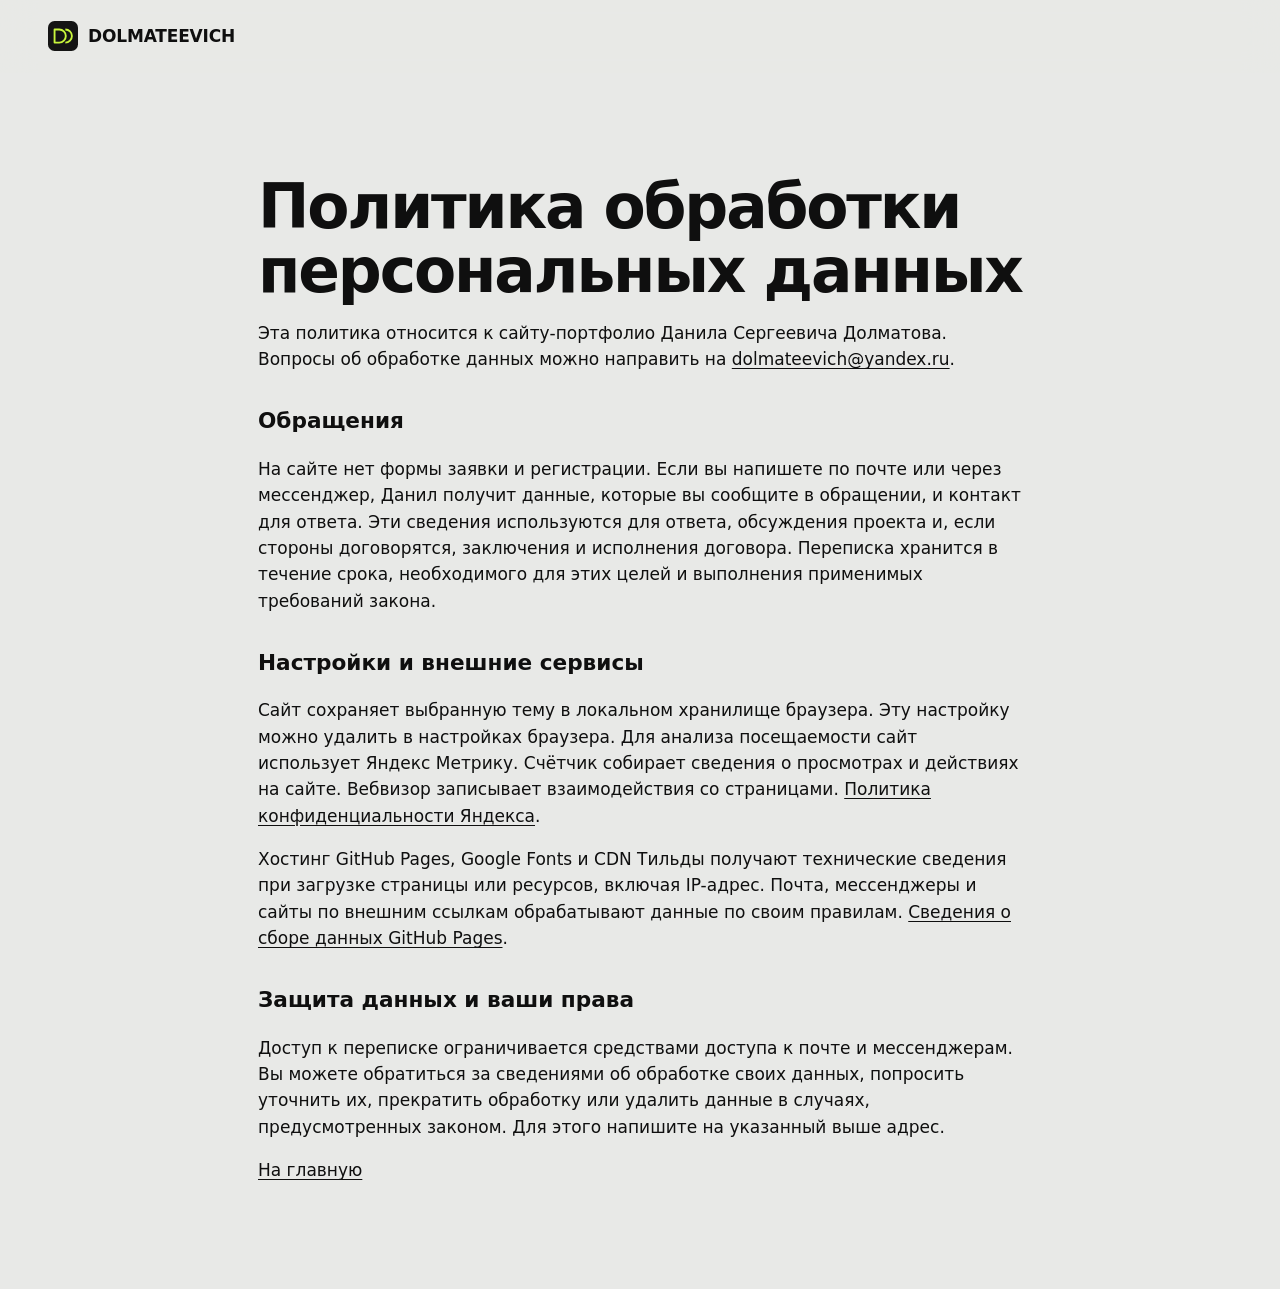
<file: privacy/index.html>
<!doctype html>
<html lang="ru">
<head>
  <meta charset="utf-8">
  <meta name="viewport" content="width=device-width, initial-scale=1">
  <title>Политика обработки персональных данных — Данил Долматов</title>
  <link rel="icon" href="/dolmateevich-mark.svg" type="image/svg+xml">
  <link rel="stylesheet" href="/styles.css?v=20261115-release">
<link rel="canonical" href="https://dolmateevich.ru/privacy/">
</head>
<body id="top">
<header class="header"><div class="wrap">
  <a class="logo" href="/"><img src="/dolmateevich-mark.svg" alt="" width="32" height="32">DOLMATEEVICH</a>
</div></header>
<main class="wrap privacy">
  <h1 class="h2">Политика обработки персональных данных</h1>
  <p>Эта политика относится к сайту-портфолио Данила Сергеевича Долматова. Вопросы об обработке данных можно направить на <a href="mailto:dolmateevich@yandex.ru">dolmateevich@yandex.ru</a>.</p>
  <h2>Обращения</h2>
  <p>На сайте нет формы заявки и регистрации. Если вы напишете по почте или через мессенджер, Данил получит данные, которые вы сообщите в обращении, и контакт для ответа. Эти сведения используются для ответа, обсуждения проекта и, если стороны договорятся, заключения и исполнения договора. Переписка хранится в течение срока, необходимого для этих целей и выполнения применимых требований закона.</p>
  <h2>Настройки и внешние сервисы</h2>
  <p>Сайт сохраняет выбранную тему в локальном хранилище браузера. Эту настройку можно удалить в настройках браузера. Для анализа посещаемости сайт использует Яндекс Метрику. Счётчик собирает сведения о просмотрах и действиях на сайте. Вебвизор записывает взаимодействия со страницами. <a href="https://yandex.ru/legal/confidential/">Политика конфиденциальности Яндекса</a>.</p>
  <p>Хостинг GitHub Pages, Google Fonts и CDN Тильды получают технические сведения при загрузке страницы или ресурсов, включая IP-адрес. Почта, мессенджеры и сайты по внешним ссылкам обрабатывают данные по своим правилам. <a href="https://docs.github.com/en/pages/getting-started-with-github-pages/what-is-github-pages#data-collection">Сведения о сборе данных GitHub Pages</a>.</p>
  <h2>Защита данных и ваши права</h2>
  <p>Доступ к переписке ограничивается средствами доступа к почте и мессенджерам. Вы можете обратиться за сведениями об обработке своих данных, попросить уточнить их, прекратить обработку или удалить данные в случаях, предусмотренных законом. Для этого напишите на указанный выше адрес.</p>
  <p><a href="/">На главную</a></p>
</main>
<!-- Yandex.Metrika counter -->
<script>
  window.ym = window.ym || function () { (window.ym.a = window.ym.a || []).push(arguments); };
  window.ym.l = Date.now();
  const metrikaTag = document.createElement("script");
  metrikaTag.async = true;
  metrikaTag.src = "https://mc.yandex.ru/metrika/tag.js?id=114281230";
  document.head.append(metrikaTag);
  ym(114281230, "init", {
    ssr: true, webvisor: true, clickmap: true, ecommerce: "dataLayer",
    referrer: document.referrer, url: location.href, accurateTrackBounce: true, trackLinks: true
  });
</script>
<noscript><img src="https://mc.yandex.ru/watch/114281230" style="position:absolute;left:-9999px" alt=""></noscript>
<!-- /Yandex.Metrika counter -->
</body>
</html>
</file>
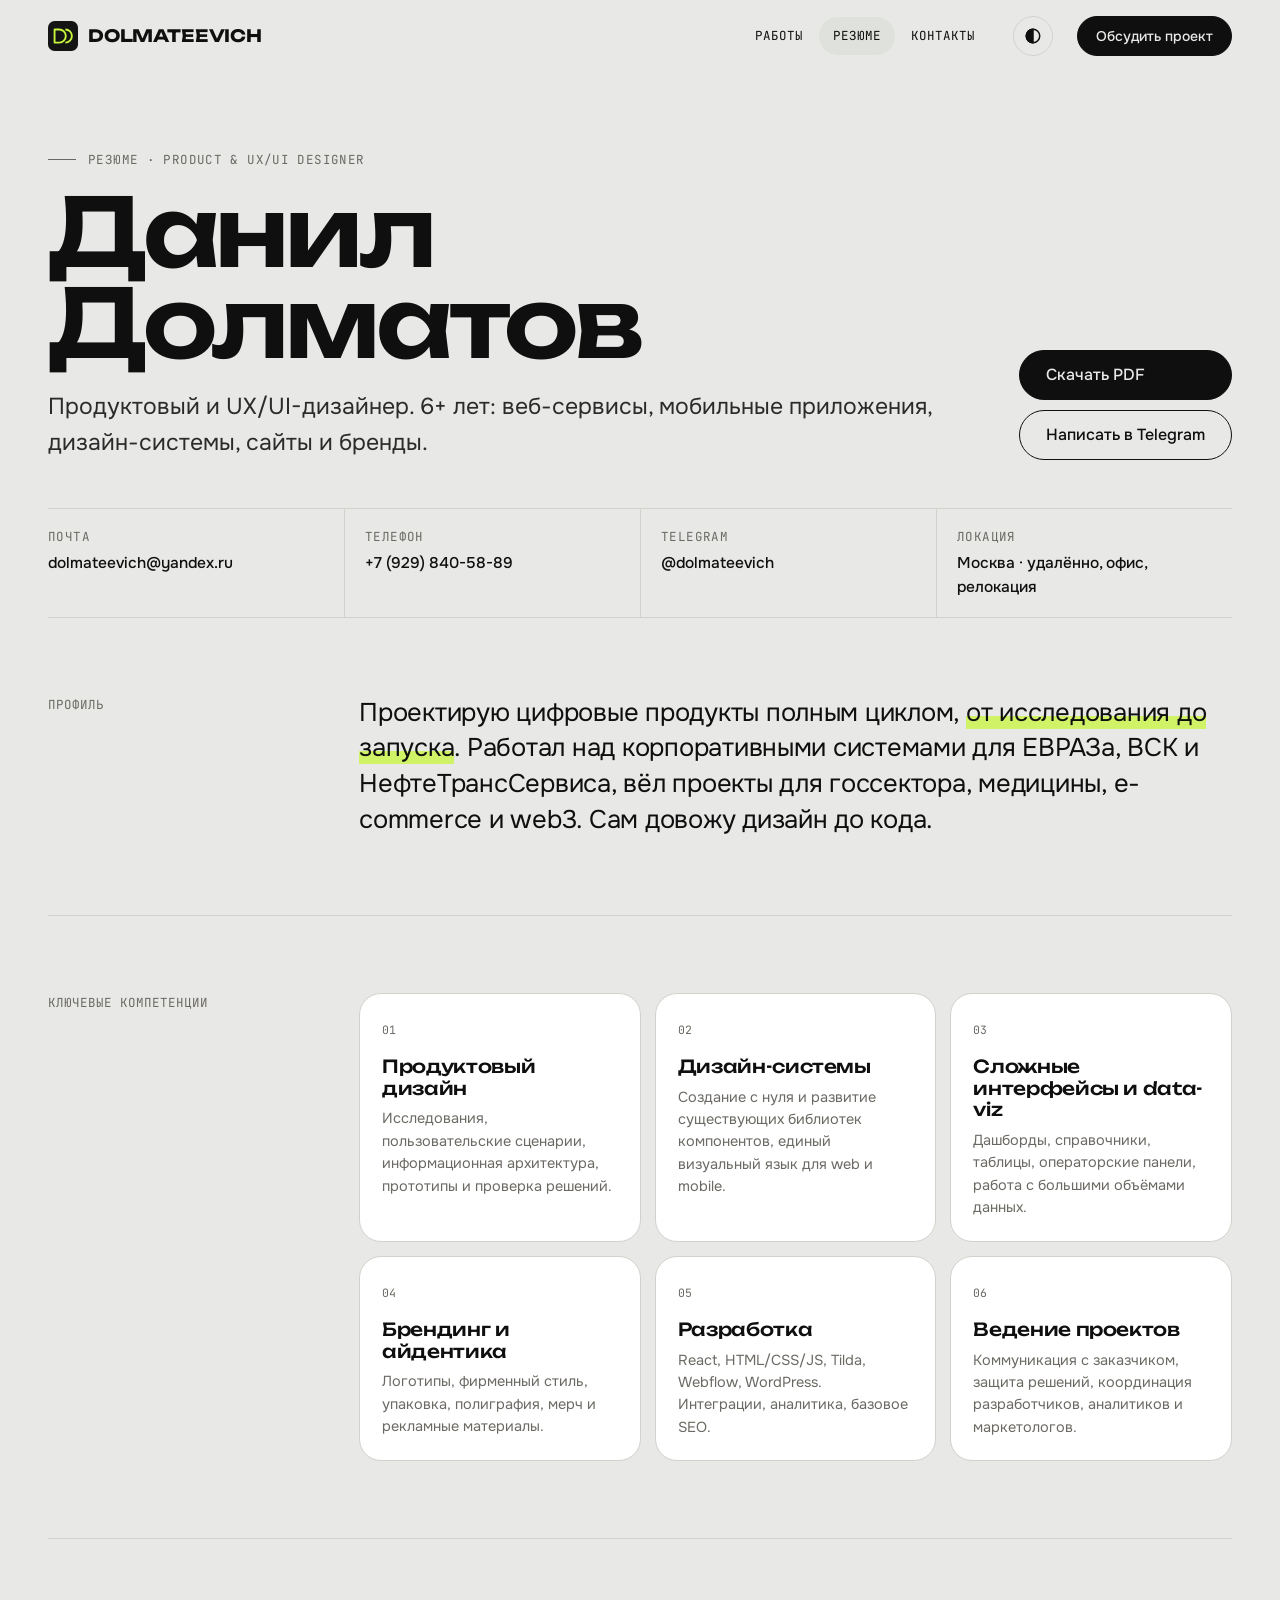
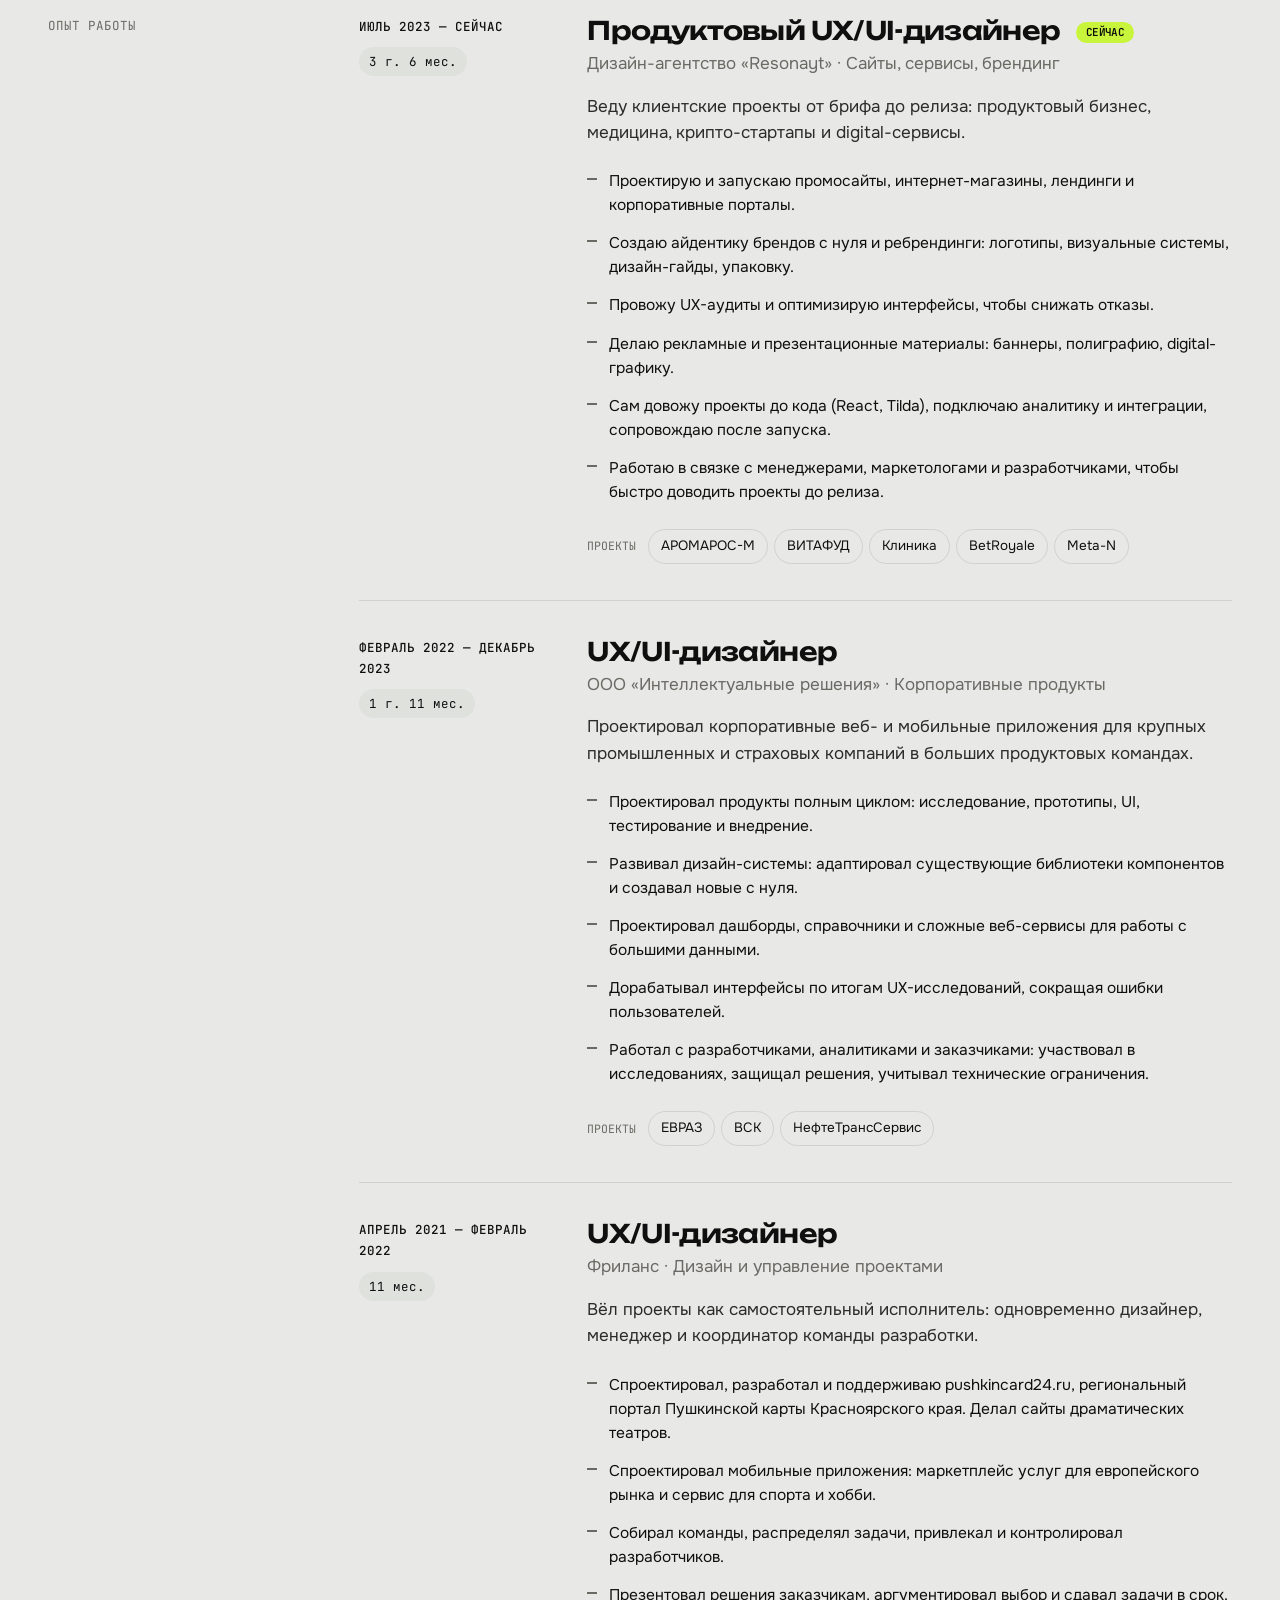
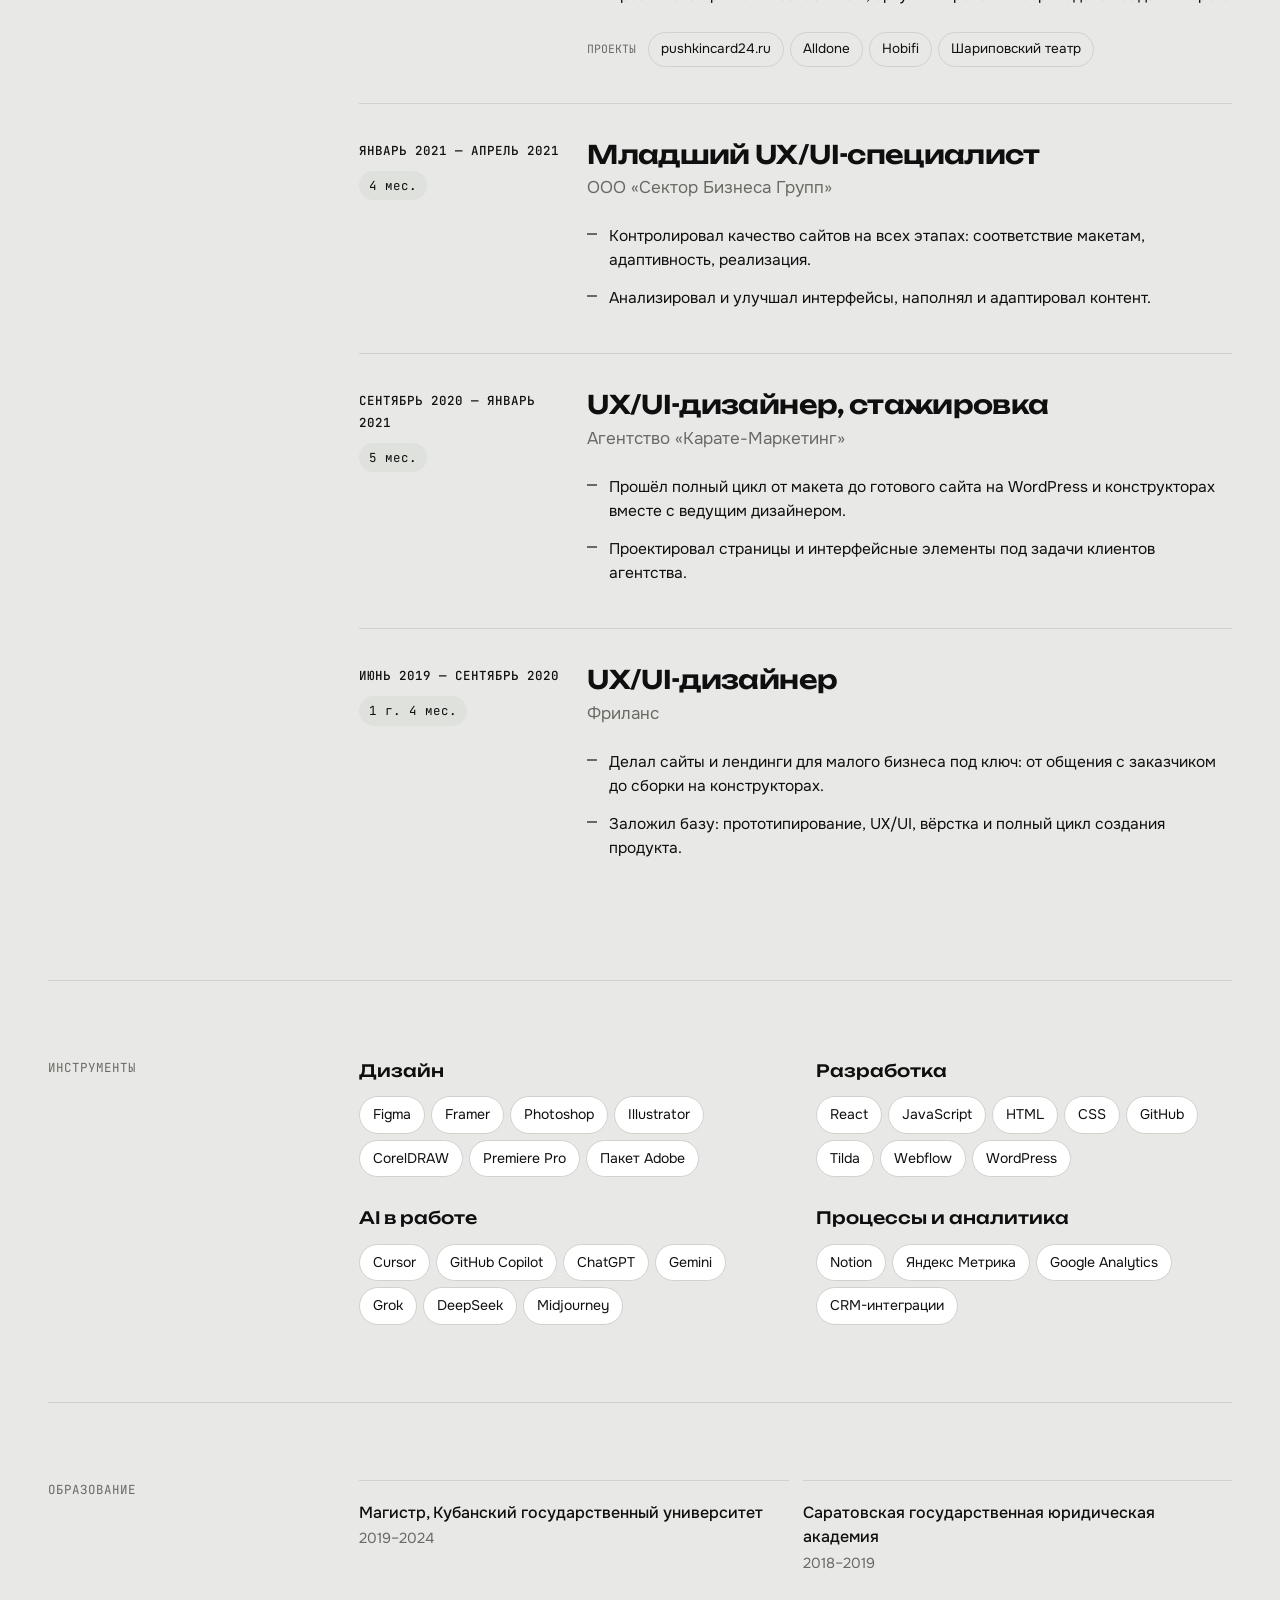
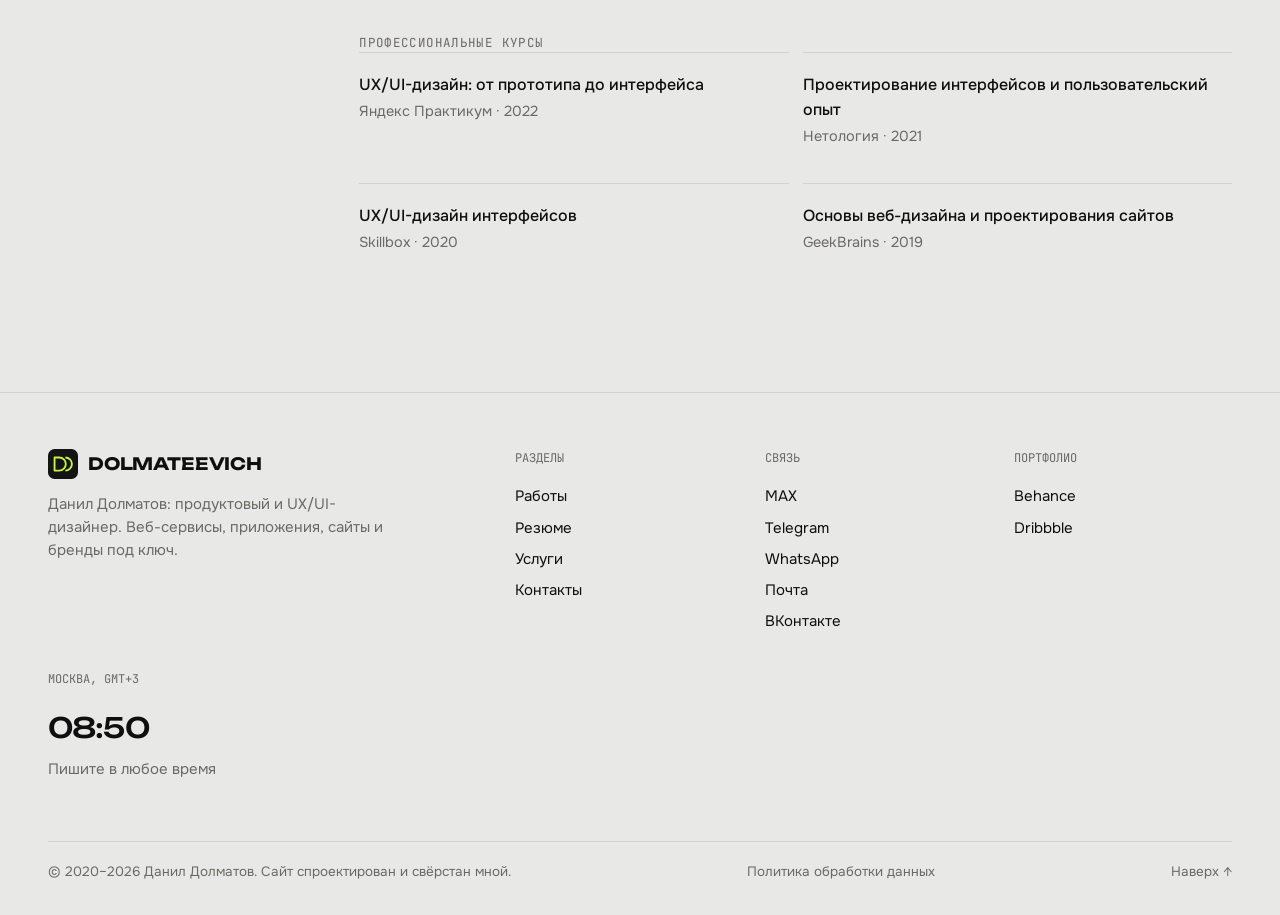
<file: resume/index.html>
<!doctype html>
<html lang="ru">
<head>
  <meta charset="utf-8">
  <meta name="viewport" content="width=device-width, initial-scale=1">
  <title>Резюме — Данил Долматов</title>
  <meta name="description" content="Резюме продуктового и UX/UI-дизайнера Данила Долматова: 6+ лет опыта, ЕВРАЗ, ВСК, НефтеТрансСервис.">
  <meta property="og:title" content="Данил Долматов — продуктовый и UX/UI-дизайнер">
  <meta property="og:description" content="Веб-сервисы, мобильные приложения, сайты и бренды под ключ: от исследования до запуска.">
  <meta property="og:image" content="https://static.tildacdn.pub/tild3631-6530-4562-a431-313530376537/Frame_2087326157.png">
  <link rel="icon" href="/dolmateevich-mark.svg" type="image/svg+xml">
  <link rel="preconnect" href="https://fonts.googleapis.com">
  <link rel="preconnect" href="https://fonts.gstatic.com" crossorigin>
  <link href="https://fonts.googleapis.com/css2?family=Unbounded:wght@400;500;600;700&family=Onest:wght@400;500;600&family=JetBrains+Mono:wght@400;500&display=swap" rel="stylesheet">
  <link rel="stylesheet" href="/styles.css?v=contact2">
<link rel="canonical" href="https://dolmateevich.ru/resume/">
</head>
<body id="top">

<header class="header">
  <div class="wrap">
    <a class="logo" href="/"><img src="/dolmateevich-mark.svg" alt="" width="32" height="32">DOLMATEEVICH</a>
    <nav class="nav" aria-label="Основное меню">
      <a href="/portfolio/">Работы</a>
      <a href="/resume/" aria-current="page">Резюме</a>
      <a href="/#contacts">Контакты</a>
    </nav>
    <button class="theme-btn" aria-label="Сменить тему">
      <svg viewBox="0 0 24 24" fill="none" stroke="currentColor" stroke-width="2"><circle cx="12" cy="12" r="9"/><path d="M12 3a9 9 0 0 0 0 18z" fill="currentColor"/></svg>
    </button>
    <a class="btn btn-dark" href="https://t.me/dolmateevich" target="_blank" rel="noopener" data-project-contact aria-haspopup="dialog">Обсудить проект</a>
    <button class="menu-toggle" type="button" aria-label="Открыть меню" aria-expanded="false" aria-controls="mobile-menu">
      <span></span><span></span><span></span>
    </button>
  </div>
  <nav class="mobile-nav" id="mobile-menu" aria-label="Меню">
    <a href="/">Главная</a>
    <a href="/portfolio/">Работы</a>
    <a href="/resume/" aria-current="page">Резюме</a>
    <a href="/#contacts">Контакты</a>
    <a href="https://t.me/dolmateevich" target="_blank" rel="noopener" data-project-contact aria-haspopup="dialog">Обсудить проект ↗</a>
  </nav>
</header>

<main>
<div class="wrap">
  <section class="cv-head">
    <div>
      <span class="eyebrow mono">Резюме · Product &amp; UX/UI Designer</span>
      <h1 class="cv-name reveal">Данил<br>Долматов</h1>
      <p class="cv-role">Продуктовый и UX/UI-дизайнер. 6+ лет: веб-сервисы, мобильные приложения, дизайн-системы, сайты и бренды.</p>
    </div>
    <div class="cv-actions no-print">
      <button class="btn btn-dark" onclick="window.print()">Скачать PDF</button>
      <a class="btn btn-ghost" href="https://t.me/dolmateevich" target="_blank" rel="noopener">Написать в Telegram</a>
    </div>
  </section>

  <div class="cv-contacts">
    <a href="mailto:dolmateevich@yandex.ru"><span class="mono muted">Почта</span><b>dolmateevich@yandex.ru</b></a>
    <a href="tel:+79298405889"><span class="mono muted">Телефон</span><b>+7 (929) 840-58-89</b></a>
    <a href="https://t.me/dolmateevich" target="_blank" rel="noopener"><span class="mono muted">Telegram</span><b>@dolmateevich</b></a>
    <div><span class="mono muted">Локация</span><b>Москва · удалённо, офис, релокация</b></div>
  </div>

  <section class="cv-block">
    <h2>Профиль</h2>
    <div>
      <p class="cv-summary reveal">
        Проектирую цифровые продукты полным циклом, <em>от исследования до запуска</em>. Работал над корпоративными системами для ЕВРАЗа, ВСК и НефтеТрансСервиса, вёл проекты для госсектора, медицины, e-commerce и web3. Сам довожу дизайн до кода.
      </p>
    </div>
  </section>

  <section class="cv-block">
    <h2>Ключевые компетенции</h2>
    <div class="comp">
      <div class="reveal"><small>01</small><b>Продуктовый дизайн</b><p>Исследования, пользовательские сценарии, информационная архитектура, прототипы и проверка решений.</p></div>
      <div class="reveal"><small>02</small><b>Дизайн-системы</b><p>Создание с нуля и развитие существующих библиотек компонентов, единый визуальный язык для web и mobile.</p></div>
      <div class="reveal"><small>03</small><b>Сложные интерфейсы и data-viz</b><p>Дашборды, справочники, таблицы, операторские панели, работа с большими объёмами данных.</p></div>
      <div class="reveal"><small>04</small><b>Брендинг и айдентика</b><p>Логотипы, фирменный стиль, упаковка, полиграфия, мерч и рекламные материалы.</p></div>
      <div class="reveal"><small>05</small><b>Разработка</b><p>React, HTML/CSS/JS, Tilda, Webflow, WordPress. Интеграции, аналитика, базовое SEO.</p></div>
      <div class="reveal"><small>06</small><b>Ведение проектов</b><p>Коммуникация с заказчиком, защита решений, координация разработчиков, аналитиков и маркетологов.</p></div>
    </div>
  </section>

  <section class="cv-block">
    <h2>Опыт работы</h2>
    <div>
      <article class="job reveal">
        <div class="when"><b>Июль 2023 — сейчас</b><span class="dur" data-since="2023-07">3 г.</span></div>
        <div>
          <h3>Продуктовый UX/UI-дизайнер <span class="now">Сейчас</span></h3>
          <p class="co">Дизайн-агентство «Resonayt» · Сайты, сервисы, брендинг</p>
          <p class="sum">Веду клиентские проекты от брифа до релиза: продуктовый бизнес, медицина, крипто-стартапы и digital-сервисы.</p>
          <ul>
            <li>Проектирую и запускаю промосайты, интернет-магазины, лендинги и корпоративные порталы.</li>
            <li>Создаю айдентику брендов с нуля и ребрендинги: логотипы, визуальные системы, дизайн-гайды, упаковку.</li>
            <li>Провожу UX-аудиты и оптимизирую интерфейсы, чтобы снижать отказы.</li>
            <li>Делаю рекламные и презентационные материалы: баннеры, полиграфию, digital-графику.</li>
            <li>Сам довожу проекты до кода (React, Tilda), подключаю аналитику и интеграции, сопровождаю после запуска.</li>
            <li>Работаю в связке с менеджерами, маркетологами и разработчиками, чтобы быстро доводить проекты до релиза.</li>
          </ul>
          <div class="projs"><span>Проекты</span><a href="/portfolio/#aromaros">АРОМАРОС-М</a><a href="/portfolio/#vitafood">ВИТАФУД</a><a href="/portfolio/#gkclinic">Клиника</a><a href="/portfolio/#betroyale">BetRoyale</a><a href="/portfolio/#meta-n">Meta-N</a></div>
        </div>
      </article>

      <article class="job reveal">
        <div class="when"><b>Февраль 2022 — Декабрь 2023</b><span class="dur">1 г. 11 мес.</span></div>
        <div>
          <h3>UX/UI-дизайнер</h3>
          <p class="co">ООО «Интеллектуальные решения» · Корпоративные продукты</p>
          <p class="sum">Проектировал корпоративные веб- и мобильные приложения для крупных промышленных и страховых компаний в больших продуктовых командах.</p>
          <ul>
            <li>Проектировал продукты полным циклом: исследование, прототипы, UI, тестирование и внедрение.</li>
            <li>Развивал дизайн-системы: адаптировал существующие библиотеки компонентов и создавал новые с нуля.</li>
            <li>Проектировал дашборды, справочники и сложные веб-сервисы для работы с большими данными.</li>
            <li>Дорабатывал интерфейсы по итогам UX-исследований, сокращая ошибки пользователей.</li>
            <li>Работал с разработчиками, аналитиками и заказчиками: участвовал в исследованиях, защищал решения, учитывал технические ограничения.</li>
          </ul>
          <div class="projs"><span>Проекты</span><a href="/portfolio/#evraz">ЕВРАЗ</a><a href="/portfolio/#vsk">ВСК</a><a href="/portfolio/#nts">НефтеТрансСервис</a></div>
        </div>
      </article>

      <article class="job reveal">
        <div class="when"><b>Апрель 2021 — Февраль 2022</b><span class="dur">11 мес.</span></div>
        <div>
          <h3>UX/UI-дизайнер</h3>
          <p class="co">Фриланс · Дизайн и управление проектами</p>
          <p class="sum">Вёл проекты как самостоятельный исполнитель: одновременно дизайнер, менеджер и координатор команды разработки.</p>
          <ul>
            <li>Спроектировал, разработал и поддерживаю pushkincard24.ru, региональный портал Пушкинской карты Красноярского края. Делал сайты драматических театров.</li>
            <li>Спроектировал мобильные приложения: маркетплейс услуг для европейского рынка и сервис для спорта и хобби.</li>
            <li>Собирал команды, распределял задачи, привлекал и контролировал разработчиков.</li>
            <li>Презентовал решения заказчикам, аргументировал выбор и сдавал задачи в срок.</li>
          </ul>
          <div class="projs"><span>Проекты</span><a href="/portfolio/#pushkincard">pushkincard24.ru</a><a href="/portfolio/#alldone">Alldone</a><a href="/portfolio/#hobifi">Hobifi</a><a href="/portfolio/#sharipovo">Шариповский театр</a></div>
        </div>
      </article>

      <article class="job reveal">
        <div class="when"><b>Январь 2021 — Апрель 2021</b><span class="dur">4 мес.</span></div>
        <div>
          <h3>Младший UX/UI-специалист</h3>
          <p class="co">ООО «Сектор Бизнеса Групп»</p>
          <ul>
            <li>Контролировал качество сайтов на всех этапах: соответствие макетам, адаптивность, реализация.</li>
            <li>Анализировал и улучшал интерфейсы, наполнял и адаптировал контент.</li>
          </ul>
        </div>
      </article>

      <article class="job reveal">
        <div class="when"><b>Сентябрь 2020 — Январь 2021</b><span class="dur">5 мес.</span></div>
        <div>
          <h3>UX/UI-дизайнер, стажировка</h3>
          <p class="co">Агентство «Карате-Маркетинг»</p>
          <ul>
            <li>Прошёл полный цикл от макета до готового сайта на WordPress и конструкторах вместе с ведущим дизайнером.</li>
            <li>Проектировал страницы и интерфейсные элементы под задачи клиентов агентства.</li>
          </ul>
        </div>
      </article>

      <article class="job reveal">
        <div class="when"><b>Июнь 2019 — Сентябрь 2020</b><span class="dur">1 г. 4 мес.</span></div>
        <div>
          <h3>UX/UI-дизайнер</h3>
          <p class="co">Фриланс</p>
          <ul>
            <li>Делал сайты и лендинги для малого бизнеса под ключ: от общения с заказчиком до сборки на конструкторах.</li>
            <li>Заложил базу: прототипирование, UX/UI, вёрстка и полный цикл создания продукта.</li>
          </ul>
        </div>
      </article>
    </div>
  </section>

  <section class="cv-block">
    <h2>Инструменты</h2>
    <div class="tools">
      <div><h3>Дизайн</h3><div class="chips"><span>Figma</span><span>Framer</span><span>Photoshop</span><span>Illustrator</span><span>CorelDRAW</span><span>Premiere Pro</span><span>Пакет Adobe</span></div></div>
      <div><h3>Разработка</h3><div class="chips"><span>React</span><span>JavaScript</span><span>HTML</span><span>CSS</span><span>GitHub</span><span>Tilda</span><span>Webflow</span><span>WordPress</span></div></div>
      <div><h3>AI в работе</h3><div class="chips"><span>Cursor</span><span>GitHub Copilot</span><span>ChatGPT</span><span>Gemini</span><span>Grok</span><span>DeepSeek</span><span>Midjourney</span></div></div>
      <div><h3>Процессы и аналитика</h3><div class="chips"><span>Notion</span><span>Яндекс Метрика</span><span>Google Analytics</span><span>CRM-интеграции</span></div></div>
    </div>
  </section>

  <section class="cv-block" style="border-bottom:0">
    <h2>Образование</h2>
    <div>
      <div class="edu">
        <div><b>Магистр, Кубанский государственный университет</b><span>2019–2024</span></div>
        <div><b>Саратовская государственная юридическая академия</b><span>2018–2019</span></div>
      </div>
      <h3 class="mono muted" style="font-weight:400;margin:36px 0 0">Профессиональные курсы</h3>
      <div class="edu">
        <div><b>UX/UI-дизайн: от прототипа до интерфейса</b><span>Яндекс Практикум · 2022</span></div>
        <div><b>Проектирование интерфейсов и пользовательский опыт</b><span>Нетология · 2021</span></div>
        <div><b>UX/UI-дизайн интерфейсов</b><span>Skillbox · 2020</span></div>
        <div><b>Основы веб-дизайна и проектирования сайтов</b><span>GeekBrains · 2019</span></div>
      </div>
    </div>
  </section>
</div>

</main>

<footer class="footer">
  <div class="wrap">
    <div class="f-top">
      <div class="f-brand">
        <a class="logo" href="/"><img src="/dolmateevich-mark.svg" alt="" width="32" height="32">DOLMATEEVICH</a>
        <p>Данил Долматов: продуктовый и UX/UI-дизайнер. Веб-сервисы, приложения, сайты и бренды под ключ.</p>
      </div>
      <div class="f-col"><h4>Разделы</h4><a href="/portfolio/">Работы</a><a href="/resume/">Резюме</a><a href="/#services">Услуги</a><a href="/#contacts">Контакты</a></div>
      <div class="f-col"><h4>Связь</h4><a href="https://max.ru/u/f9LHodD0cOJYCoPSD6vAAGzXBoUqdNHkpEbtyyvZ_ntrV54HUtsIJgJS9Fk" target="_blank" rel="noopener">MAX</a><a href="https://t.me/dolmateevich" target="_blank" rel="noopener">Telegram</a><a href="https://wa.me/79298405889" target="_blank" rel="noopener">WhatsApp</a><a href="mailto:dolmateevich@yandex.ru">Почта</a><a href="https://vk.com/dolmateevich" target="_blank" rel="noopener">ВКонтакте</a></div><div class="f-col"><h4>Портфолио</h4><a href="https://www.behance.net/3e59f9b7" target="_blank" rel="noopener">Behance</a><a href="https://dribbble.com/Dolmateevich" target="_blank" rel="noopener">Dribbble</a></div>
      <div class="f-col"><h4>Москва, GMT+3</h4><span class="f-clock" data-clock>--:--</span><span class="muted">Пишите в любое время</span></div>
    </div>
    <div class="f-bottom">
      <span>© 2020–<span data-year>2026</span> Данил Долматов. Сайт спроектирован и свёрстан мной.</span>
      <a href="/privacy/">Политика обработки данных</a>
      <a class="to-top" href="#top">Наверх ↑</a>
    </div>
  </div>
</footer>

<dialog class="contact-dialog" id="project-contact" aria-labelledby="project-contact-title">
  <form method="dialog"><button type="submit" class="contact-close" aria-label="Закрыть">×</button></form>
  <h2 id="project-contact-title">Обсудить проект</h2>
  <p>Выберите удобный способ связи.</p>
  <div class="contact-options">
    <a href="https://t.me/dolmateevich" target="_blank" rel="noopener">Telegram</a>
    <a href="https://max.ru/u/f9LHodD0cOJYCoPSD6vAAGzXBoUqdNHkpEbtyyvZ_ntrV54HUtsIJgJS9Fk" target="_blank" rel="noopener">MAX</a>
    <a href="https://wa.me/79298405889" target="_blank" rel="noopener">WhatsApp</a>
    <a href="https://vk.com/dolmateevich" target="_blank" rel="noopener">ВКонтакте</a>
    <a href="tel:+79298405889">Позвонить</a>
    <a href="mailto:dolmateevich@yandex.ru">Написать на почту</a>
  </div>
</dialog>
<script src="/projects.js?v=20261115-release"></script>
<script src="/main.js?v=contact2"></script>
<!-- Yandex.Metrika counter -->
<script>
  window.ym = window.ym || function () { (window.ym.a = window.ym.a || []).push(arguments); };
  window.ym.l = Date.now();
  const metrikaTag = document.createElement("script");
  metrikaTag.async = true;
  metrikaTag.src = "https://mc.yandex.ru/metrika/tag.js?id=114281230";
  document.head.append(metrikaTag);
  ym(114281230, "init", {
    ssr: true, webvisor: true, clickmap: true, ecommerce: "dataLayer",
    referrer: document.referrer, url: location.href, accurateTrackBounce: true, trackLinks: true
  });
</script>
<noscript><img src="https://mc.yandex.ru/watch/114281230" style="position:absolute;left:-9999px" alt=""></noscript>
<!-- /Yandex.Metrika counter -->
</body>
</html>
</file>
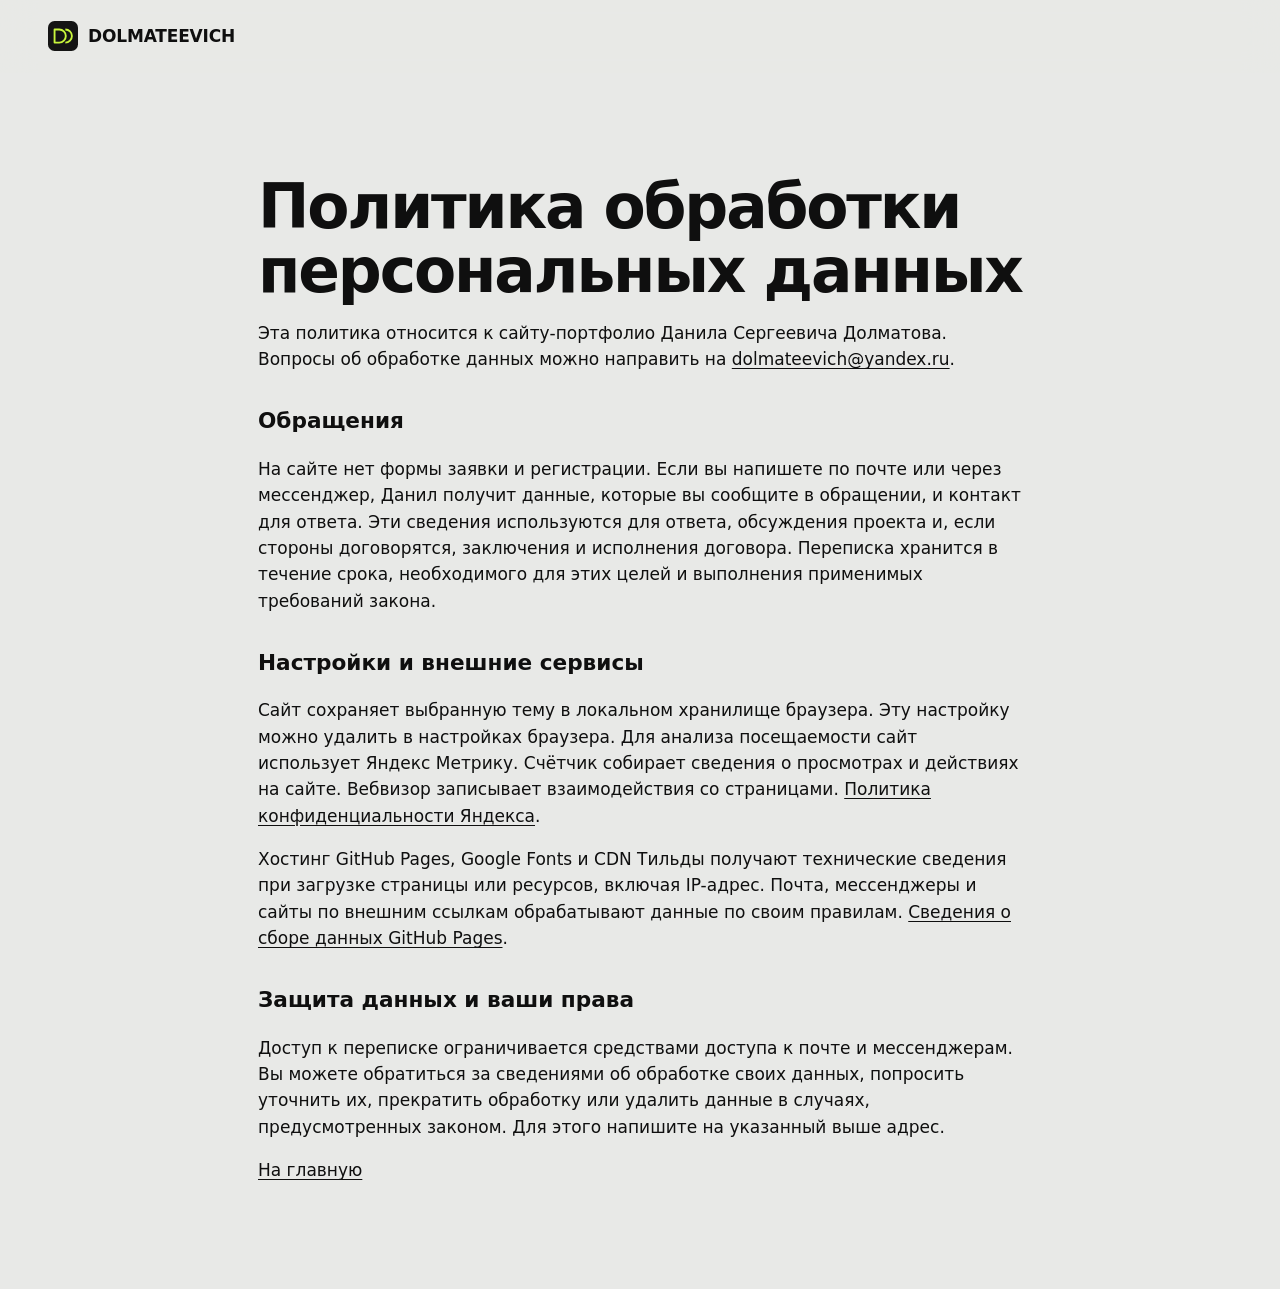
<file: privacy.html>
<!doctype html>
<html lang="ru"><head><meta charset="utf-8"><title>Переход</title>
<link rel="canonical" href="https://dolmateevich.ru/privacy/">
<script>location.replace("/privacy/" + location.search + location.hash);</script>
<noscript><meta http-equiv="refresh" content="0;url=/privacy/"></noscript>
</head><body><a href="/privacy/">Открыть страницу</a></body></html>
</file>
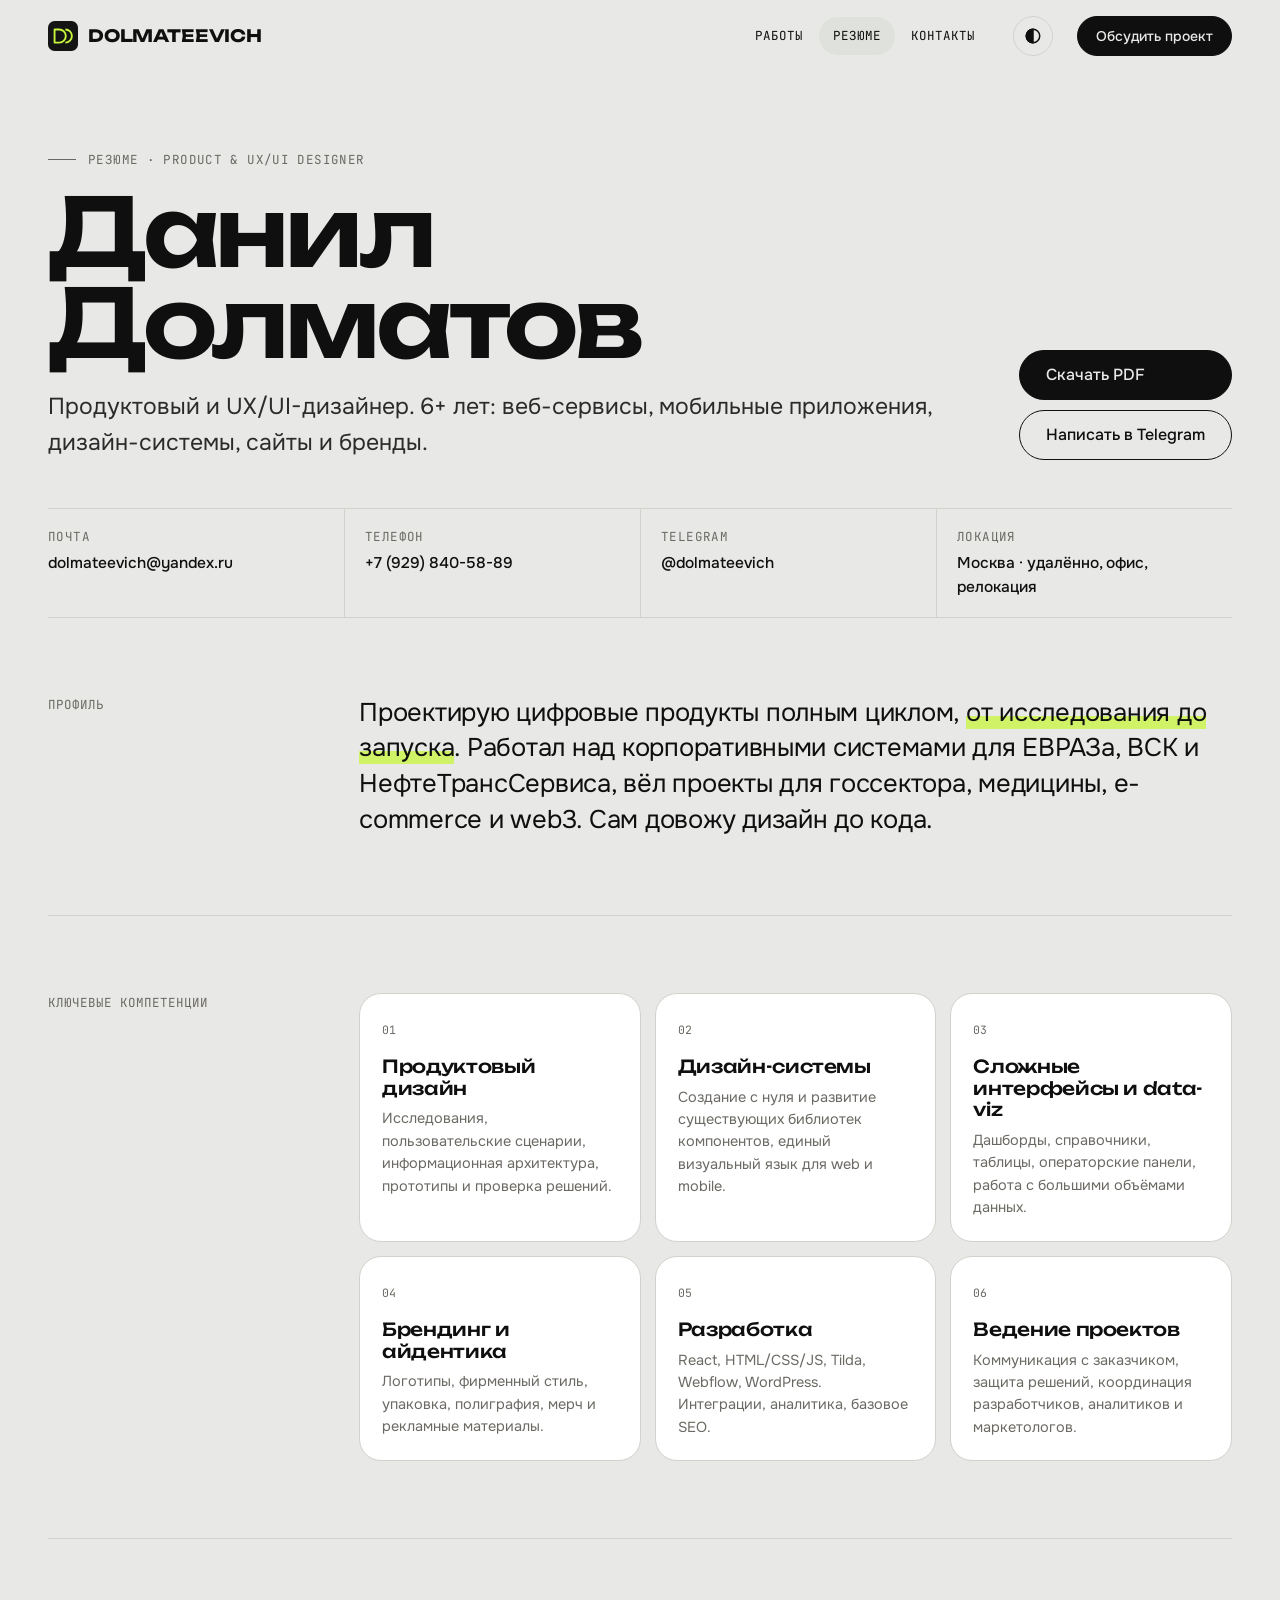
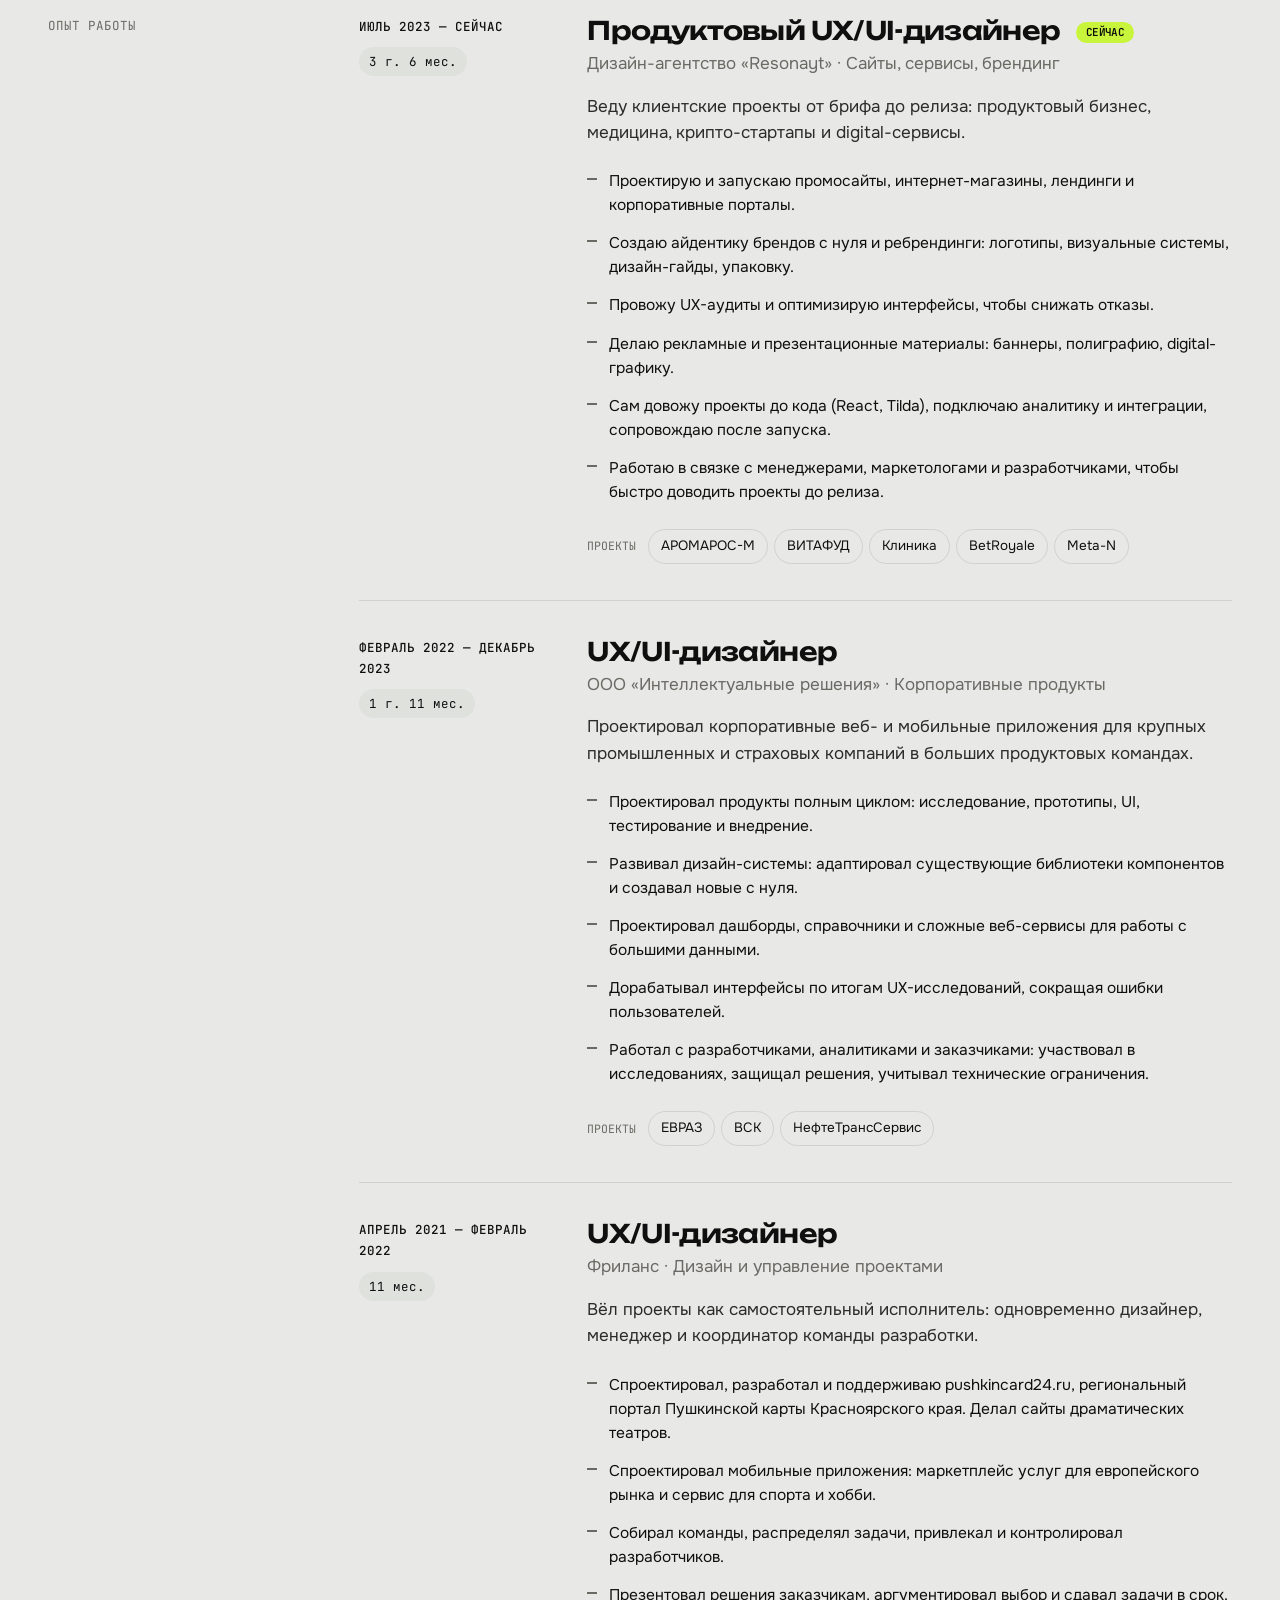
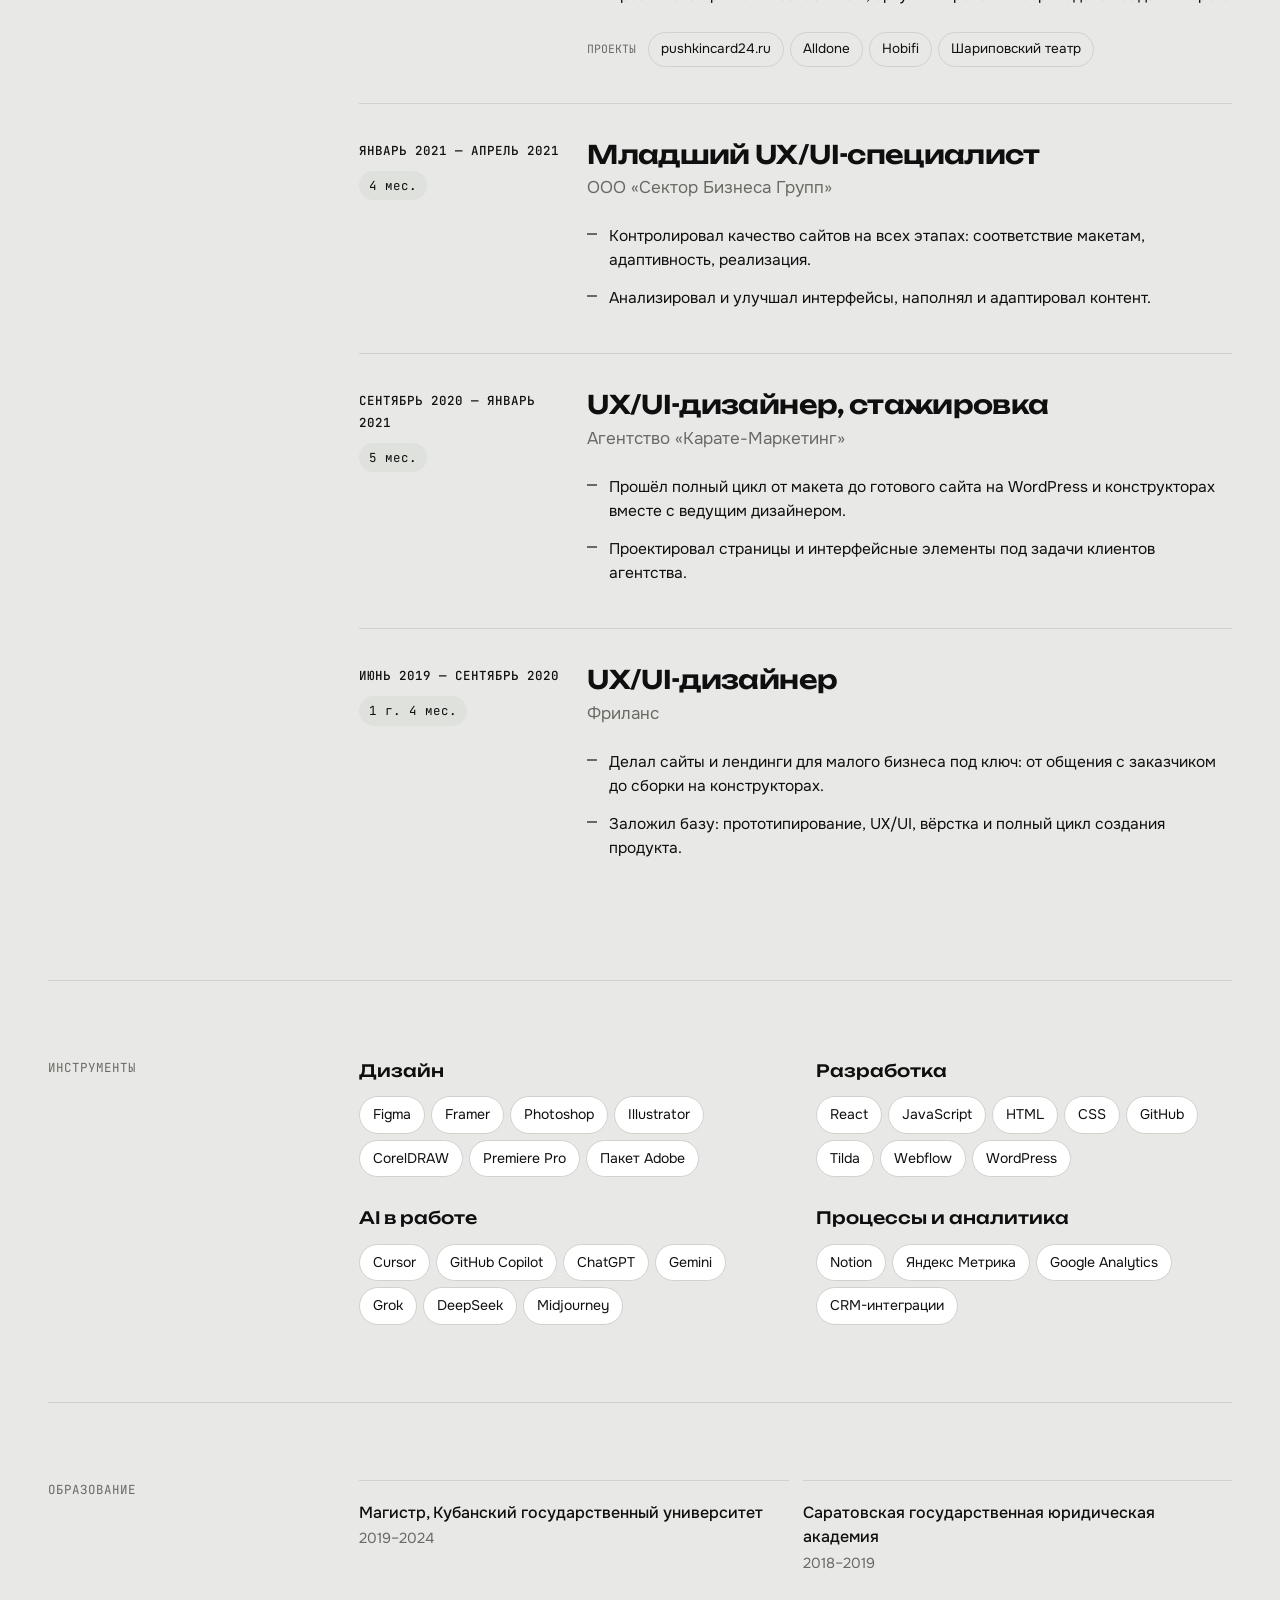
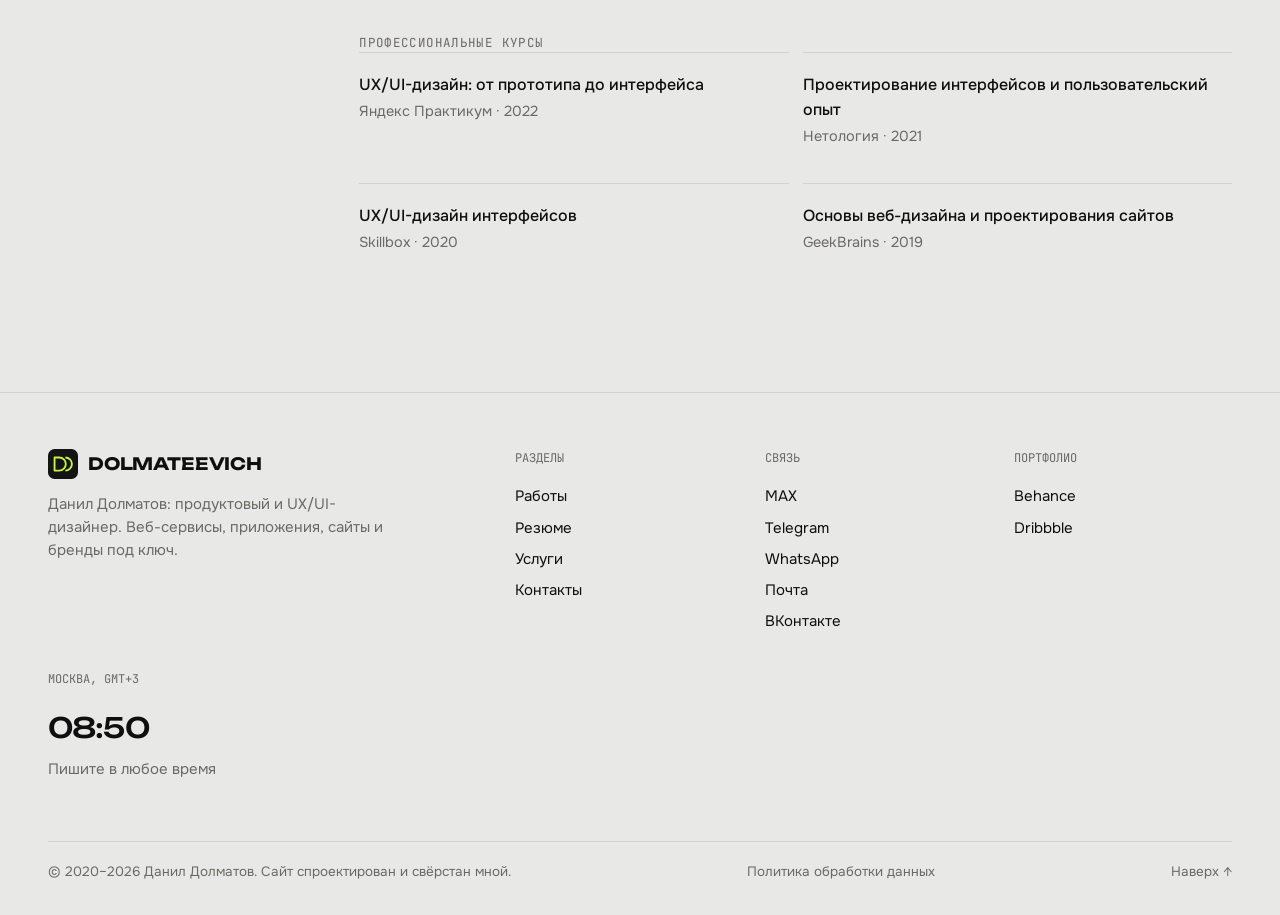
<file: resume.html>
<!doctype html>
<html lang="ru"><head><meta charset="utf-8"><title>Переход</title>
<link rel="canonical" href="https://dolmateevich.ru/resume/">
<script>location.replace("/resume/" + location.search + location.hash);</script>
<noscript><meta http-equiv="refresh" content="0;url=/resume/"></noscript>
</head><body><a href="/resume/">Открыть страницу</a></body></html>
</file>
<file: styles.css>
/* ==========================================================
   DOLMATEEVICH: портфолио
   Цвета и шрифты меняются в :root
   ========================================================== */

:root {
  --bg: #e8e9e7;
  --surface: #ffffff;
  --surface-2: #dee1dc;
  --ink: #0f0f0f;
  --ink-2: #2b2b2b;
  --muted: #6b6963;
  --line: #cfd3cc;
  --accent: #c8f53c;
  --accent-ink: #0f0f0f;
  --radius: 22px;
  --radius-lg: 32px;
  --max: 1320px;
  --gutter: clamp(16px, 4vw, 48px);
  --ease: cubic-bezier(.2, .7, .2, 1);
  --f-display: "Unbounded", system-ui, sans-serif;
  --f-text: "Onest", system-ui, sans-serif;
  --f-mono: "JetBrains Mono", ui-monospace, monospace;
  color-scheme: light;
}
@media (prefers-color-scheme: dark) {
  :root:not([data-theme="light"]) {
    --bg: #0b0b0b; --surface: #141414; --surface-2: #1e1e1e;
    --ink: #f1f0ec; --ink-2: #d6d4ce; --muted: #8f8c85; --line: #262626;
    color-scheme: dark;
  }
}
:root[data-theme="dark"] {
  --bg: #0b0b0b; --surface: #141414; --surface-2: #1e1e1e;
  --ink: #f1f0ec; --ink-2: #d6d4ce; --muted: #8f8c85; --line: #262626;
  color-scheme: dark;
}

*, *::before, *::after { box-sizing: border-box; }
html { scroll-behavior: smooth; -webkit-text-size-adjust: 100%; overflow-x: clip; }
body {
  margin: 0; background: var(--bg); color: var(--ink);
  font: 400 17px/1.55 var(--f-text);
  -webkit-font-smoothing: antialiased; overflow-x: hidden; overflow-x: clip;
  transition: background .4s, color .4s;
}
img, video { display: block; max-width: 100%; }
a { color: inherit; text-decoration: none; }
button { font: inherit; color: inherit; cursor: pointer; background: none; border: 0; padding: 0; }
::selection { background: var(--accent); color: var(--accent-ink); }
:focus-visible { outline: 2px solid var(--accent); outline-offset: 3px; border-radius: 6px; }

.wrap { max-width: var(--max); margin: 0 auto; padding: 0 var(--gutter); }
.mono { font-family: var(--f-mono); font-size: 12.5px; letter-spacing: .03em; text-transform: uppercase; }
.muted { color: var(--muted); }
.dot { display: inline-block; width: 8px; height: 8px; border-radius: 50%; background: #3ccf4e; box-shadow: 0 0 0 4px color-mix(in srgb, #3ccf4e 25%, transparent); animation: pulse 2s infinite; }
@keyframes pulse { 50% { box-shadow: 0 0 0 8px transparent; } }

/* ---------- Header ---------- */
.header {
  position: sticky; top: 0; z-index: 50;
  background: color-mix(in srgb, var(--bg) 80%, transparent);
  backdrop-filter: blur(16px) saturate(1.4); -webkit-backdrop-filter: blur(16px) saturate(1.4);
  border-bottom: 1px solid transparent; transition: border-color .3s;
}
.header.scrolled { border-bottom-color: var(--line); }
.header .wrap { display: flex; align-items: center; gap: 24px; height: 72px; }
.logo { font-family: var(--f-display); font-weight: 700; font-size: 17px; letter-spacing: -.01em; display: flex; align-items: center; gap: 10px; }
.logo i { width: 10px; height: 10px; background: var(--accent); border-radius: 3px; transform: rotate(45deg); }
.nav { display: flex; gap: 2px; margin-left: auto; }
.nav a { padding: 9px 14px; border-radius: 99px; font-family: var(--f-mono); font-size: 12.5px; text-transform: uppercase; transition: background .2s; }
.nav a:hover, .nav a[aria-current="page"] { background: var(--surface-2); }
.theme-btn { width: 40px; height: 40px; border-radius: 50%; border: 1px solid var(--line); display: grid; place-items: center; transition: transform .4s var(--ease); }
.theme-btn:hover { transform: rotate(180deg); }
.theme-btn svg { width: 18px; height: 18px; }
.mobile-nav { display: none; gap: 6px; padding: 0 var(--gutter) 12px; overflow-x: auto; scrollbar-width: none; }
.mobile-nav a { padding: 7px 13px; border-radius: 99px; background: var(--surface-2); font-family: var(--f-mono); font-size: 12px; text-transform: uppercase; white-space: nowrap; }
.mobile-nav a[aria-current="page"] { background: var(--ink); color: var(--bg); }

/* ---------- Buttons ---------- */
.btn {
  display: inline-flex; align-items: center; gap: 10px;
  padding: 16px 26px; border-radius: 99px; border: 1px solid var(--ink);
  font-weight: 500; font-size: 16px; line-height: 1; white-space: nowrap;
  transition: transform .25s var(--ease), background .2s, color .2s, border-color .2s;
}
.btn:hover { transform: translateY(-2px); }
.btn svg { width: 18px; height: 18px; transition: transform .3s var(--ease); }
.btn:hover svg { transform: translate(2px, -2px); }
.btn-accent { background: var(--accent); color: var(--accent-ink); border-color: var(--accent); }
.btn-dark { background: var(--ink); color: var(--bg); }
.btn-ghost:hover { background: var(--ink); color: var(--bg); }
.header .btn { padding: 12px 18px; font-size: 14px; }

/* ---------- Section heads ---------- */
.section { padding: clamp(72px, 10vw, 140px) 0; }
.section-head { display: grid; grid-template-columns: 1fr auto; gap: 24px; align-items: end; margin-bottom: clamp(36px, 5vw, 64px); }
.eyebrow { display: flex; align-items: center; gap: 12px; color: var(--muted); }
.eyebrow::before { content: ""; width: 28px; height: 1px; background: currentColor; }
.h2 { font-family: var(--f-display); font-weight: 600; font-size: clamp(32px, 4.8vw, 64px); line-height: 1.04; letter-spacing: -.035em; margin: 14px 0 0; max-width: 18ch; }
.h3 { font-family: var(--f-display); font-weight: 500; font-size: 22px; line-height: 1.2; letter-spacing: -.02em; margin: 0; }

/* ==========================================================
   HERO: только главное
   ========================================================== */
.hero { padding: clamp(32px, 5vw, 72px) 0 clamp(40px, 5vw, 64px); }
.hero-grid { display: grid; grid-template-columns: 1.05fr .95fr; gap: clamp(32px, 5vw, 88px); align-items: center; min-height: min(620px, calc(100svh - 150px)); }

/* Переключатель аудиторий */
.aud { display: flex; align-items: center; gap: 14px; flex-wrap: wrap; margin-top: 32px; }
.aud-switch { position: relative; display: inline-grid; grid-template-columns: 1fr 1fr; padding: 4px; border-radius: 99px; background: var(--surface-2); }
.aud-switch button { position: relative; z-index: 1; padding: 11px 18px; border-radius: 99px; font-size: 15px; font-weight: 500; color: var(--muted); white-space: nowrap; transition: color .3s; }
.aud-switch button[aria-selected="true"] { color: var(--accent-ink); }
.aud-thumb { position: absolute; top: 4px; bottom: 4px; left: 4px; width: calc(50% - 4px); border-radius: 99px; background: var(--accent); transition: transform .45s var(--ease); }
.aud-switch[data-active="client"] .aud-thumb { transform: translateX(100%); }
.aud-panel { margin-top: clamp(28px, 3.5vw, 44px); }
.aud-panel[hidden] { display: none; }
.aud-panel.enter { animation: panelIn .55s var(--ease); }
@keyframes panelIn { from { opacity: 0; transform: translateY(14px); } }
.aud-panel .lead { margin-top: 22px; }
.aud-panel .hero-cta { margin-top: 32px; }

/* Стопка кейсов справа */
.hero-stack { position: relative; width: 100%; max-width: 560px; aspect-ratio: 1 / .95; justify-self: end; transition: opacity .28s, transform .28s var(--ease); }
.hero-stack.swap { opacity: 0; transform: translateY(16px) scale(.97); }
.st-card { position: absolute; inset: 6% 8% 10%; border-radius: 26px; overflow: hidden; background: var(--surface-2); box-shadow: 0 40px 70px -40px rgba(0,0,0,.55); transition: transform .7s var(--ease); }
.st-card img { width: 100%; height: 100%; object-fit: cover; }
.st-card[data-i="0"] { z-index: 3; }
.st-card[data-i="1"] { z-index: 2; transform: translate(-9%, 5%) rotate(-7deg) scale(.88); }
.st-card[data-i="2"] { z-index: 1; transform: translate(9%, 7%) rotate(7deg) scale(.86); }
.hero-stack:hover .st-card[data-i="0"] { transform: translateY(-2%); }
.hero-stack:hover .st-card[data-i="1"] { transform: translate(-17%, 3%) rotate(-10deg) scale(.88); }
.hero-stack:hover .st-card[data-i="2"] { transform: translate(17%, 5%) rotate(10deg) scale(.86); }
.st-cap { position: absolute; left: 0; right: 0; bottom: 0; padding: 48px 22px 20px; color: #fff; background: linear-gradient(to top, rgba(0,0,0,.88) 30%, transparent); display: flex; flex-direction: column; gap: 6px; }
.st-card:not([data-i="0"]) .st-cap { display: none; }
.st-cap .mono { opacity: .75; }
.st-cap b { font-family: var(--f-display); font-weight: 500; font-size: clamp(15px, 1.3vw, 19px); letter-spacing: -.02em; line-height: 1.2; }
.hero-eyebrow { display: flex; align-items: center; gap: 12px; margin: 0; color: var(--muted); font-size: 15px; }
.hero-title {
  font-family: var(--f-display); font-weight: 600;
  font-size: clamp(30px, 3.4vw, 52px); line-height: 1.06; letter-spacing: -.035em;
  margin: 0; max-width: 18ch;
}
.hero-title .mark { position: relative; white-space: nowrap; z-index: 0; }
.hero-title .mark::after {
  content: ""; position: absolute; left: -.06em; right: -.06em; bottom: .06em; height: .36em;
  background: var(--accent); z-index: -1; border-radius: .08em;
  transform-origin: left; animation: markIn 1s .5s var(--ease) both;
}
@keyframes markIn { from { transform: scaleX(0); } }
/* В тёмной теме слово просто окрашено акцентом */
:root[data-theme="dark"] .hero-title .mark { color: var(--accent); }
:root[data-theme="dark"] .hero-title .mark::after { display: none; }
@media (prefers-color-scheme: dark) {
  :root:not([data-theme="light"]) .hero-title .mark { color: var(--accent); }
  :root:not([data-theme="light"]) .hero-title .mark::after { display: none; }
}

/* Видео: стартует по ширине контента, при скролле раскрывается до краёв экрана */
.hero-video {
  --inset: 48px; --r: 28px;
  position: relative; margin-top: clamp(40px, 5vw, 64px);
  height: clamp(300px, 64vh, 780px); background: #0f0f0f;
  clip-path: inset(0 var(--inset) round var(--r));
  animation: heroZoom 1.1s .25s var(--ease) both;
}
.hero-video video { width: 100%; height: 100%; object-fit: cover; }
@keyframes heroZoom { from { opacity: 0; transform: scale(.92); } }
.hv-toggle {
  position: absolute; right: calc(var(--inset) + 20px); bottom: 20px;
  width: 44px; height: 44px; border-radius: 50%; display: grid; place-items: center;
  background: rgba(15,15,15,.45); color: #fff; backdrop-filter: blur(8px); -webkit-backdrop-filter: blur(8px);
  transition: background .2s, color .2s;
}
.hv-toggle:hover { background: var(--accent); color: var(--accent-ink); }
.hv-toggle svg { width: 18px; height: 18px; }
.hv-toggle .i-play, .hv-toggle[aria-pressed="true"] .i-pause { display: none; }
.hv-toggle[aria-pressed="true"] .i-play { display: block; }
.lead { font-size: clamp(17px, 1.4vw, 20px); line-height: 1.45; margin: 0; color: var(--muted); max-width: 32ch; }
.hero-cta { display: flex; flex-wrap: wrap; gap: 12px; }

/* Клиенты: одна спокойная строка */
.trust { padding: clamp(40px, 5vw, 64px) 0 clamp(72px, 10vw, 140px); }
.trust-row { display: flex; align-items: baseline; gap: clamp(20px, 4vw, 56px); flex-wrap: wrap; padding-top: 28px; border-top: 1px solid var(--line); }
.trust-list { display: flex; flex-wrap: wrap; gap: 12px clamp(24px, 3.4vw, 52px); }
.trust-list a { font-family: var(--f-display); font-weight: 500; font-size: clamp(16px, 1.5vw, 21px); letter-spacing: -.02em; color: var(--muted); transition: color .25s; }
.trust-list a:hover { color: var(--ink); }

/* ==========================================================
   CASE: большие карточки кейсов
   ========================================================== */
.cases { display: flex; flex-direction: column; }
.case-facts { grid-column: 1 / -1; display: flex; flex-wrap: wrap; gap: 8px 32px; font-size: 14.5px; color: var(--muted); }
.case-facts b { color: var(--ink); font-weight: 500; margin-left: 6px; }
.case { padding: clamp(32px, 5vw, 64px) 0; border-top: 1px solid var(--line); scroll-margin-top: 170px; }
.case[hidden] { display: none; }

.case-num { font-family: var(--f-mono); font-size: 12.5px; color: var(--muted); text-transform: uppercase; letter-spacing: .03em; }

.case-main { display: grid; grid-template-columns: 7fr 5fr; gap: clamp(28px, 4vw, 72px); align-items: center; }
.case-main > *, .hero-grid > *, .case-body > * { min-width: 0; }
.case.flip .case-media { order: 2; }
.case-media { position: relative; width: 100%; align-self: start; border-radius: var(--radius); overflow: hidden; background: var(--surface-2); aspect-ratio: 4 / 3; cursor: zoom-in; }
.case-media img, .case-media video { width: 100%; height: 100%; object-fit: cover; transition: transform 1s var(--ease); }
.case-media:hover img, .case-media:hover video { transform: scale(1.03); }
.case-info { display: flex; flex-direction: column; gap: 20px; }

.case-title { font-family: var(--f-display); font-weight: 600; font-size: clamp(26px, 2.8vw, 40px); line-height: 1.08; letter-spacing: -.035em; margin: 0; }
.case-lead { margin: 0; font-size: 17px; color: var(--muted); max-width: 40ch; }

.case-toggle {
  margin-top: 8px; align-self: flex-start;
  display: inline-flex; align-items: center; gap: 14px;
  padding: 8px 8px 8px 22px; border-radius: 99px; background: var(--ink); color: var(--bg);
  font-weight: 500; font-size: 15px; transition: transform .25s var(--ease);
}
.case-toggle:hover { transform: translateY(-2px); }
.case-toggle .pm { width: 36px; height: 36px; border-radius: 50%; background: var(--accent); color: var(--accent-ink); display: grid; place-items: center; transition: transform .4s var(--ease); }
.case-toggle .pm svg { width: 16px; height: 16px; }
.case.open .case-toggle .pm { transform: rotate(45deg); }

.case-more { display: grid; grid-template-rows: 0fr; transition: grid-template-rows .6s var(--ease); }
.case.open .case-more { grid-template-rows: 1fr; }
.case-more > div { overflow: hidden; min-height: 0; }
.case-body { display: grid; grid-template-columns: 1fr 1.3fr 1fr; gap: clamp(24px, 3vw, 48px); padding-top: clamp(32px, 4vw, 48px); }
.case-body h4 { margin: 0 0 12px; font-family: var(--f-mono); font-size: 12px; font-weight: 400; text-transform: uppercase; color: var(--muted); }
.case-body p { margin: 0; font-size: 16px; }
.case-body ol { margin: 0; padding: 0; list-style: none; counter-reset: d; }
.case-body ol li { counter-increment: d; display: grid; grid-template-columns: 30px 1fr; padding: 7px 0; font-size: 15.5px; border-bottom: 1px dashed var(--line); }
.case-body ol li::before { content: counter(d, decimal-leading-zero); font-family: var(--f-mono); font-size: 12px; color: var(--muted); padding-top: 3px; }
.case-result { background: var(--accent); color: var(--accent-ink); border-radius: var(--radius); padding: 24px; align-self: start; }
.case-result h4 { color: var(--accent-ink) !important; opacity: .6; }
.case-gallery { display: flex; gap: 14px; overflow-x: auto; padding: 28px 0 6px; scroll-snap-type: x mandatory; scrollbar-width: thin; }
.case-gallery button { flex: none; height: clamp(200px, 28vw, 380px); border-radius: 16px; overflow: hidden; scroll-snap-align: start; background: var(--surface-2); cursor: zoom-in; }
.case-gallery img { height: 100%; width: auto; max-width: none; object-fit: cover; transition: transform .6s var(--ease); }
.case-gallery button:hover img { transform: scale(1.03); }

/* Компактные работы */
.mini-grid { display: grid; grid-template-columns: repeat(4, 1fr); gap: 16px; }
.mini { background: var(--surface); border: 1px solid var(--line); border-radius: var(--radius); overflow: hidden; display: flex; flex-direction: column; }
.mini[hidden] { display: none; }
.mini .m-media { aspect-ratio: 4 / 3; background: var(--surface-2); overflow: hidden; }
.mini button.m-media { display: block; width: 100%; padding: 0; border: 0; cursor: zoom-in; }
.mini-gallery-link { align-self: flex-start; margin-top: 8px; padding: 0; color: var(--text); font: inherit; font-size: 14px; text-decoration: underline; text-underline-offset: 3px; cursor: pointer; }
.mini .m-media img, .mini .m-media video { width: 100%; height: 100%; object-fit: cover; }
.mini .m-body { padding: 16px 18px 18px; display: flex; flex-direction: column; gap: 4px; }
.mini b { font-family: var(--f-display); font-weight: 500; font-size: 17px; letter-spacing: -.02em; }
.mini span { font-size: 14px; color: var(--muted); }
.mini a { margin-top: 8px; font-size: 14px; text-decoration: underline; text-underline-offset: 3px; }

/* Индекс остальных проектов (главная) */
.index { border-top: 1px solid var(--ink); }
.index a {
  display: grid; grid-template-columns: 56px 1fr 1.6fr 40px; gap: 20px; align-items: center;
  padding: 22px 0; border-bottom: 1px solid var(--line); position: relative; transition: padding .35s var(--ease), color .3s;
}
.index a::before { content: ""; position: absolute; inset: 0; background: var(--surface); transform: scaleY(0); transform-origin: bottom; transition: transform .35s var(--ease); z-index: -1; border-radius: 12px; }
.index a:hover { padding-left: 16px; padding-right: 16px; }
.index a:hover::before { transform: scaleY(1); }
.index .i-n { font-family: var(--f-mono); font-size: 12.5px; color: var(--muted); }
.index .i-c { font-family: var(--f-display); font-weight: 500; font-size: clamp(17px, 1.6vw, 22px); letter-spacing: -.02em; }
.index .i-t { color: var(--ink-2); font-size: 15.5px; }
.index .i-i { color: var(--muted); font-size: 14px; }
.index .i-a { justify-self: end; transition: transform .3s var(--ease); }
.index a:hover .i-a { transform: rotate(-45deg); }
.index .i-a svg { width: 20px; height: 20px; }
.index-preview { position: fixed; left: 0; top: 0; width: 300px; aspect-ratio: 4 / 3; border-radius: 16px; overflow: hidden; pointer-events: none; z-index: 60; opacity: 0; transform: translate(-50%, -50%) scale(.85) rotate(-3deg); transition: opacity .25s, transform .35s var(--ease); box-shadow: 0 30px 60px -20px rgba(0,0,0,.45); }
.index-preview.on { opacity: 1; transform: translate(-50%, -50%) scale(1) rotate(-3deg); }
.index-preview img { width: 100%; height: 100%; object-fit: cover; }

/* Фильтры */
.toolbar { display: flex; justify-content: space-between; align-items: center; gap: 16px; flex-wrap: wrap; margin-bottom: 28px; padding: 12px 0; }
.filters { display: flex; flex-wrap: wrap; gap: 6px; }
.filter { padding: 10px 16px; border-radius: 99px; border: 1px solid var(--line); font-size: 15px; transition: all .2s; }
.filter:hover { border-color: var(--ink); }
.filter[aria-pressed="true"] { background: var(--ink); color: var(--bg); border-color: var(--ink); }
.filter sup { font-family: var(--f-mono); font-size: 11px; margin-left: 4px; opacity: .6; }
.expand-all { font-family: var(--f-mono); font-size: 12.5px; text-transform: uppercase; text-decoration: underline; text-underline-offset: 4px; }

/* ==========================================================
   WHY: бенто «Не просто красивая картинка»
   ========================================================== */
.bento { display: grid; grid-template-columns: repeat(3, 1fr); grid-auto-rows: minmax(300px, auto); gap: 18px; }
.tile { position: relative; border-radius: var(--radius-lg); background: var(--surface); border: 1px solid var(--line); padding: clamp(24px, 2.6vw, 36px); display: flex; flex-direction: column; gap: 14px; overflow: hidden; }
.tile.wide { grid-column: span 2; }
.tile.tall { grid-row: span 2; }
.tile.dark { background: #0f0f0f; color: #f1f0ec; border-color: var(--line); }
.tile.accent { background: var(--accent); color: var(--accent-ink); border-color: var(--accent); }

.tile .h3 { font-size: clamp(22px, 2vw, 28px); max-width: 16ch; }
.tile p { margin: 0; font-size: 15.5px; opacity: .75; max-width: 42ch; }
.tile .proof { margin-top: auto; display: inline-flex; align-items: center; gap: 8px; align-self: flex-start; padding: 9px 14px; border-radius: 99px; border: 1px solid currentColor; font-size: 13.5px; transition: background .2s, color .2s; position: relative; z-index: 2; }
.tile .proof:hover { background: var(--accent); color: var(--accent-ink); border-color: var(--accent); }
.tile.accent .proof:hover { background: var(--accent-ink); color: var(--accent); }
.tile .proof b { font-weight: 500; }
.viz { position: relative; margin: 6px 0; flex: 1; min-height: 150px; }

/* viz 1: макет → код */
.v-split { display: grid; grid-template-columns: 1fr auto 1fr; gap: 16px; align-items: center; margin-top: 22px; }
.v-frame { position: relative; border: 1.5px solid #6aa7ff; border-radius: 4px; padding: 14px; height: 150px; display: flex; flex-direction: column; gap: 8px; }
.v-frame::before { content: "Frame · 1440"; position: absolute; top: -20px; left: 0; font-family: var(--f-mono); font-size: 10px; color: #6aa7ff; }
.v-frame i { display: block; height: 10px; border-radius: 3px; background: rgba(255,255,255,.18); }
.v-frame i:nth-child(1) { width: 70%; height: 16px; background: rgba(255,255,255,.4); }
.v-frame i:nth-child(2) { width: 90%; }
.v-frame i:nth-child(3) { width: 50%; }
.v-frame i:nth-child(4) { width: 34%; height: 18px; border-radius: 99px; background: var(--accent); margin-top: auto; }
.v-frame s { position: absolute; width: 7px; height: 7px; background: #fff; border: 1.5px solid #6aa7ff; text-decoration: none; }
.v-frame s:nth-of-type(1) { top: -4px; left: -4px; } .v-frame s:nth-of-type(2) { top: -4px; right: -4px; }
.v-frame s:nth-of-type(3) { bottom: -4px; left: -4px; } .v-frame s:nth-of-type(4) { bottom: -4px; right: -4px; }
.v-arrow { width: 44px; height: 44px; border-radius: 50%; background: var(--accent); color: var(--accent-ink); display: grid; place-items: center; }
.v-arrow svg { width: 20px; height: 20px; }
.v-code { font-family: var(--f-mono); font-size: 12px; line-height: 1.75; background: rgba(255,255,255,.06); border-radius: 10px; padding: 14px 16px; white-space: pre; overflow: hidden; color: rgba(255,255,255,.75); }
.v-code .k { color: #ff7ab6; } .v-code .s { color: var(--accent); } .v-code .a { color: #7fc4ff; }
.v-code .cur { display: inline-block; width: 7px; height: 14px; background: var(--accent); vertical-align: middle; animation: blink 1s steps(2) infinite; }
@keyframes blink { 50% { opacity: 0; } }

/* viz 2: дашборд */
.v-dash { display: flex; flex-direction: column; gap: 12px; flex: 1; }

.v-bars { display: flex; align-items: flex-end; gap: 8px; flex: 1; min-height: 150px; padding: 14px; background: var(--surface-2); border-radius: 12px; }
.v-bars i { flex: 1; border-radius: 6px 6px 2px 2px; background: color-mix(in srgb, var(--ink) 18%, transparent); height: var(--h); transition: height .8s var(--ease), background .3s; }
.v-bars i.hi { background: var(--accent); }
.tile:hover .v-bars i { height: calc(var(--h) * .7 + 25%); }

/* viz 3: смысл → визуал */
.v-wire { display: grid; grid-template-columns: 1fr 1fr; gap: 10px; }
.v-wire > div { border-radius: 12px; padding: 12px; display: flex; flex-direction: column; gap: 7px; min-height: 120px; }
.v-wire .w1 { border: 1.5px dashed color-mix(in srgb, var(--accent-ink) 40%, transparent); }
.v-wire .w2 { background: var(--accent-ink); }
.v-wire i { display: block; height: 8px; border-radius: 3px; }
.v-wire .w1 i { background: color-mix(in srgb, var(--accent-ink) 22%, transparent); }
.v-wire .w2 i { background: rgba(255,255,255,.25); }
.v-wire .w2 i:first-child { background: #fff; height: 12px; width: 80%; }
.v-wire .w1 i:first-child { height: 12px; width: 80%; }
.v-wire i:nth-child(2) { width: 100%; } .v-wire i:nth-child(3) { width: 60%; }
.v-wire i:last-child { margin-top: auto; width: 45%; height: 14px; border-radius: 99px; }
.v-wire .w2 i:last-child { background: var(--accent); }
.v-wire small { font-family: var(--f-mono); font-size: 10px; text-transform: uppercase; opacity: .55; margin-bottom: 2px; }
.v-wire .w2 small { color: #fff; }

/* viz 4: после запуска */
.v-launch { display: flex; flex-direction: column; gap: 10px; }
.v-chart { background: var(--surface-2); border-radius: 12px; padding: 12px; }
.v-chart svg { width: 100%; height: 90px; display: block; }
.v-chart path.l { fill: none; stroke: var(--ink); stroke-width: 2.2; stroke-dasharray: 400; stroke-dashoffset: 400; transition: stroke-dashoffset 1.6s var(--ease); }
.v-chart path.f { fill: color-mix(in srgb, var(--accent) 55%, transparent); opacity: 0; transition: opacity 1s .6s; }
.in .v-chart path.l { stroke-dashoffset: 0; }
.in .v-chart path.f { opacity: 1; }

/* ---------- Services ---------- */
.services { border-top: 1px solid var(--line); }
.service { display: grid; grid-template-columns: 80px 1fr 1.4fr; gap: 24px; padding: 34px 0; border-bottom: 1px solid var(--line); align-items: start; }
.service .h3 { font-size: clamp(22px, 2.4vw, 30px); }
.service ul { list-style: none; margin: 0; padding: 0; display: flex; flex-wrap: wrap; gap: 8px; }
.service li { padding: 8px 14px; border-radius: 99px; border: 1px solid var(--line); font-size: 15px; }

/* ---------- Process ---------- */
.process { display: grid; grid-template-columns: repeat(4, 1fr); counter-reset: step; }
.step { padding: 0 24px 0 0; position: relative; }
.step::before {
  counter-increment: step; content: "0" counter(step);
  font-family: var(--f-display); font-size: 15px; font-weight: 600;
  width: 48px; height: 48px; border-radius: 50%; background: var(--surface); border: 1px solid var(--line);
  display: grid; place-items: center; margin-bottom: 22px; position: relative; z-index: 1;
}
.step::after { content: ""; position: absolute; top: 24px; left: 48px; right: 0; height: 1px; background: var(--line); }
.step:last-child::after { display: none; }
.step p { color: var(--muted); font-size: 15.5px; margin: 10px 0 0; }

/* ---------- CTA ---------- */
.cta-box { background: var(--accent); color: var(--accent-ink); border-radius: calc(var(--radius) * 1.6); padding: clamp(36px, 6vw, 80px); position: relative; overflow: hidden; }
.cta-box .h2 { max-width: 14ch; font-size: clamp(34px, 5.6vw, 76px); }
.cta-box .eyebrow { color: inherit; opacity: .7; }
.cta-box p { font-size: 18px; max-width: 520px; margin: 20px 0 0; }
.cta-links { display: grid; grid-template-columns: repeat(auto-fit, minmax(230px, 1fr)); gap: 12px; margin-top: 40px; }
.cta-link { display: flex; flex-direction: column; gap: 22px; justify-content: space-between; padding: 20px; border-radius: 18px; background: rgba(15,15,15,.07); transition: background .2s, color .2s; }
.cta-link:hover { background: #0f0f0f; color: var(--accent); }
.cta-link b { font-size: 17px; font-weight: 500; }
.cta-link .row { display: flex; justify-content: space-between; align-items: center; font-family: var(--f-mono); font-size: 12px; text-transform: uppercase; opacity: .75; }
.cta-link svg { width: 18px; height: 18px; }

/* ---------- Footer ---------- */
.footer { border-top: 1px solid var(--line); padding: 56px 0 32px; margin-top: 40px; }
.f-top { display: grid; grid-template-columns: 2fr 1fr 1fr 1fr; gap: 32px; }
.f-brand p { color: var(--muted); max-width: 34ch; margin: 14px 0 0; font-size: 15px; }
.f-col h4 { margin: 0 0 14px; font-family: var(--f-mono); font-size: 12px; font-weight: 400; text-transform: uppercase; color: var(--muted); }
.f-col a, .f-col span { display: block; padding: 4px 0; font-size: 15px; }
.f-col a:hover { text-decoration: underline; text-underline-offset: 3px; }
.f-clock { font-family: var(--f-display); font-weight: 500; font-size: 28px !important; letter-spacing: -.03em; }
.f-bottom { display: flex; justify-content: space-between; gap: 16px; flex-wrap: wrap; margin-top: 56px; padding-top: 20px; border-top: 1px solid var(--line); color: var(--muted); font-size: 13.5px; }
.to-top { display: inline-flex; align-items: center; gap: 8px; }

/* ---------- Lightbox ---------- */
.lightbox { border: 0; padding: 0; background: transparent; max-width: 100vw; max-height: 100vh; width: 100vw; height: 100vh; }
.lightbox::backdrop { background: rgba(5,5,5,.92); backdrop-filter: blur(6px); }
.lightbox .lb-inner { width: 100%; height: 100%; display: grid; place-items: center; padding: 64px 72px; }
.lightbox img { max-width: 100%; max-height: calc(100vh - 128px); object-fit: contain; border-radius: 12px; }
.lightbox button { position: fixed; width: 48px; height: 48px; border-radius: 50%; background: rgba(255,255,255,.1); color: #fff; display: grid; place-items: center; transition: background .2s; }
.lightbox button:hover { background: var(--accent); color: #0f0f0f; }
.lightbox button svg { width: 20px; height: 20px; }
.lb-close { top: 16px; right: 16px; }
.lb-prev { left: 16px; top: 50%; transform: translateY(-50%); }
.lb-next { right: 16px; top: 50%; transform: translateY(-50%); }
.lb-count { position: fixed; bottom: 20px; left: 50%; transform: translateX(-50%); color: #fff; font-family: var(--f-mono); font-size: 12px; opacity: .7; }

/* ---------- Page head ---------- */
.page-head { padding: clamp(40px, 7vw, 96px) 0 clamp(32px, 4vw, 56px); }
.page-head .hero-title { margin-top: 20px; font-size: clamp(44px, 8vw, 120px); }
.page-head p { max-width: 640px; font-size: 19px; color: var(--muted); margin: 24px 0 0; }

/* ==========================================================
   RESUME
   ========================================================== */
.cv-head { display: grid; grid-template-columns: 1fr auto; gap: 32px; align-items: end; padding: clamp(40px, 6vw, 80px) 0 clamp(32px, 4vw, 48px); }
.cv-name { font-family: var(--f-display); font-weight: 600; font-size: clamp(44px, 7.4vw, 112px); line-height: .96; letter-spacing: -.045em; margin: 18px 0 0; }
.cv-role { font-size: clamp(18px, 1.8vw, 24px); margin: 20px 0 0; color: var(--ink-2); }
.cv-actions { display: flex; flex-direction: column; gap: 10px; align-items: stretch; }
.cv-contacts { display: grid; grid-template-columns: repeat(4, 1fr); border-top: 1px solid var(--line); border-bottom: 1px solid var(--line); }
.cv-contacts a, .cv-contacts div { padding: 18px 20px 18px 0; display: flex; flex-direction: column; gap: 4px; }
.cv-contacts > * + * { padding-left: 20px !important; border-left: 1px solid var(--line); }
.cv-contacts b { font-weight: 500; font-size: 15.5px; }
.cv-contacts a:hover b { text-decoration: underline; text-underline-offset: 3px; }

.cv-block { display: grid; grid-template-columns: 260px 1fr; gap: clamp(24px, 4vw, 64px); padding: clamp(48px, 6vw, 80px) 0; border-bottom: 1px solid var(--line); }
.cv-block > h2 { margin: 0; font-family: var(--f-mono); font-size: 12.5px; font-weight: 400; text-transform: uppercase; color: var(--muted); position: sticky; top: 96px; align-self: start; }
.cv-summary { font-size: clamp(20px, 2vw, 28px); line-height: 1.4; letter-spacing: -.01em; margin: 0; }
.cv-summary em { font-style: normal; background: linear-gradient(transparent 60%, color-mix(in srgb, var(--accent) 75%, transparent) 60%); }

.comp { display: grid; grid-template-columns: repeat(3, 1fr); gap: 14px; }
.comp div { background: var(--surface); border: 1px solid var(--line); border-radius: var(--radius); padding: 22px; }
.comp b { display: block; font-family: var(--f-display); font-weight: 500; font-size: 18px; letter-spacing: -.02em; line-height: 1.2; margin: 14px 0 8px; }
.comp p { margin: 0; color: var(--muted); font-size: 14.5px; }
.comp small { font-family: var(--f-mono); font-size: 11.5px; color: var(--muted); }

.job { display: grid; grid-template-columns: 200px 1fr; gap: 28px; padding: 36px 0; border-top: 1px solid var(--line); }
.job:first-child { border-top: 0; padding-top: 0; }
.job .when { font-family: var(--f-mono); font-size: 12.5px; text-transform: uppercase; color: var(--muted); line-height: 1.7; }
.job .when b { display: block; color: var(--ink); font-weight: 500; }
.job .when .dur { display: inline-block; margin-top: 10px; padding: 4px 10px; border-radius: 99px; background: var(--surface-2); color: var(--ink); text-transform: none; }
.job h3 { font-family: var(--f-display); font-weight: 600; font-size: clamp(20px, 2vw, 26px); letter-spacing: -.025em; line-height: 1.15; margin: 0; }
.job .co { color: var(--muted); margin: 6px 0 0; }
.job .sum { margin: 16px 0 0; font-size: 17px; color: var(--ink-2); }
.job ul { margin: 16px 0 0; padding: 0; list-style: none; }
.job li { position: relative; padding: 7px 0 7px 22px; font-size: 15.5px; }
.job li::before { content: ""; position: absolute; left: 0; top: 16px; width: 10px; height: 2px; background: var(--muted); }
.job .now { display: inline-block; margin-left: 10px; padding: 4px 10px; border-radius: 99px; background: var(--accent); color: var(--accent-ink); font-size: 11px; font-family: var(--f-mono); vertical-align: middle; text-transform: uppercase; }
.job .projs { display: flex; flex-wrap: wrap; gap: 6px; margin-top: 18px; }
.job .projs span { font-family: var(--f-mono); font-size: 11.5px; text-transform: uppercase; color: var(--muted); align-self: center; margin-right: 6px; }
.job .projs a { padding: 6px 12px; border-radius: 99px; border: 1px solid var(--line); font-size: 13.5px; transition: all .2s; }
.job .projs a:hover { background: var(--ink); color: var(--bg); border-color: var(--ink); }

.tools { display: grid; grid-template-columns: repeat(2, 1fr); gap: 28px 40px; }
.tools h3 { margin: 0 0 12px; font-family: var(--f-display); font-weight: 500; font-size: 17px; }
.chips { display: flex; flex-wrap: wrap; gap: 6px; }
.chips span { padding: 7px 13px; border-radius: 99px; background: var(--surface); border: 1px solid var(--line); font-size: 14px; }
.edu { display: grid; grid-template-columns: repeat(2, 1fr); gap: 14px; }
.edu div { padding: 20px 0; border-top: 1px solid var(--line); }
.edu b { display: block; font-weight: 500; font-size: 16px; }
.edu span { color: var(--muted); font-size: 14.5px; }

/* ---------- Reveal ---------- */
.js .reveal { opacity: 0; transform: translateY(32px); transition: opacity .9s var(--ease), transform .9s var(--ease); }
.js .reveal.in { opacity: 1; transform: none; }

@media (prefers-reduced-motion: reduce) {
  .js .reveal { opacity: 1; transform: none; transition: none; }
  .hero-title .mark::after { animation: none; }
  .hero-video { animation: none; }
  html { scroll-behavior: auto; }
}

/* ---------- Responsive ---------- */
@media (max-width: 1100px) {
  .case-body { grid-template-columns: 1fr 1fr; }
  .case-result { grid-column: 1 / -1; }
  .mini-grid { grid-template-columns: repeat(2, 1fr); }
  .comp { grid-template-columns: repeat(2, 1fr); }
  .f-top { grid-template-columns: 1fr 1fr; }
}
@media (max-width: 860px) {
  .hero-grid { grid-template-columns: 1fr; min-height: 0; }
  .hero-stack { justify-self: center; max-width: 460px; }
  .hero-video { height: clamp(260px, 56vw, 480px); }
  .case-main { grid-template-columns: 1fr; }
  .case.flip .case-media { order: 0; }
  .bento { grid-template-columns: 1fr 1fr; }
  .tile.wide { grid-column: span 2; }
  .tile.tall { grid-row: auto; }
  .index a { grid-template-columns: 40px 1fr 32px; }
  .index .i-t { display: none; }
  .index-preview { display: none; }
  .cv-head { grid-template-columns: 1fr; }
  .cv-actions { flex-direction: row; flex-wrap: wrap; }
  .cv-contacts { grid-template-columns: repeat(2, 1fr); }
  .cv-contacts > :nth-child(3) { padding-left: 0 !important; border-left: 0; }
  .cv-contacts > :nth-child(n+3) { border-top: 1px solid var(--line); }
  .cv-block { grid-template-columns: 1fr; }
  .cv-block > h2 { position: static; }
}
@media (max-width: 640px) {
  body { font-size: 16px; }
  .nav { display: none; }
  .mobile-nav { display: flex; }
  .header .wrap { gap: 10px; height: 64px; }
  .logo { font-size: 15px; }
  .theme-btn { margin-left: auto; width: 36px; height: 36px; }
  .header .btn { padding: 10px 14px; font-size: 13px; }
  .bento { grid-template-columns: 1fr; }
  .tile.wide { grid-column: auto; }
  .v-split { grid-template-columns: 1fr; }
  .v-arrow { transform: rotate(90deg); justify-self: center; }
  .case-body { grid-template-columns: 1fr; }
  
  .mini-grid { grid-template-columns: 1fr 1fr; gap: 10px; }
  .service { grid-template-columns: 1fr; gap: 14px; padding: 26px 0; }
  .service .mono { display: none; }
  .process { grid-template-columns: 1fr; gap: 28px; }
  .step::after { display: none; }
  .section-head { grid-template-columns: 1fr; }
  .comp, .tools, .edu { grid-template-columns: 1fr; }
  .job { grid-template-columns: 1fr; gap: 12px; }
  .f-top { grid-template-columns: 1fr 1fr; }
  .f-brand { grid-column: 1 / -1; }
  .lightbox .lb-inner { padding: 64px 12px; }
}

/* ---------- Print (резюме) ---------- */
@media print {
  :root { --bg: #fff; --surface: #fff; --surface-2: #f1f1f1; --ink: #000; --ink-2: #222; --muted: #555; --line: #ddd; }
  .header, .footer, .no-print, .mobile-nav { display: none !important; }
  body { font-size: 11.5px; }
  .cv-head { padding: 0 0 12px; grid-template-columns: 1fr; }
  .cv-name { font-size: 36px; }
  .cv-block { grid-template-columns: 140px 1fr; padding: 18px 0; gap: 20px; }
  .cv-block > h2 { position: static; }
  .cv-summary { font-size: 15px; }
  .comp { grid-template-columns: repeat(3, 1fr); gap: 8px; }
  .comp div { padding: 10px; }
  .job { break-inside: avoid; padding: 14px 0; grid-template-columns: 120px 1fr; }
  .job .projs { display: none; }
  .js .reveal { opacity: 1; transform: none; }
}

/* ---------- Экраны интерфейса в рамках устройств ---------- */
.devices { position: relative; width: 100%; height: 100%; background: linear-gradient(140deg, var(--surface-2), color-mix(in srgb, var(--accent) 18%, var(--surface-2))); }
.dev-desktop { position: absolute; left: 6%; top: 10%; width: 78%; aspect-ratio: 16 / 10; border-radius: 10px; overflow: hidden; background: #fff; border: 6px solid #1a1a1a; border-top-width: 18px; box-shadow: 0 30px 60px -30px rgba(0,0,0,.5); }
.dev-phone { position: absolute; right: 6%; bottom: 8%; width: 24%; aspect-ratio: 9 / 19.5; border-radius: 22px; overflow: hidden; background: #fff; border: 6px solid #1a1a1a; box-shadow: 0 30px 60px -20px rgba(0,0,0,.55); }
.devices img { width: 100%; height: 100%; object-fit: cover; object-position: top; }
.case-link { display: inline-flex; margin-top: 16px; font-weight: 500; text-decoration: underline; text-underline-offset: 4px; }

/* ---------- Обо мне ---------- */
.about-grid { display: grid; grid-template-columns: 5fr 7fr; gap: clamp(32px, 5vw, 88px); align-items: center; }
.about-photo { width: 100%; aspect-ratio: 4 / 5; object-fit: cover; object-position: 50% 30%; border-radius: var(--radius-lg); background: var(--surface-2); }
.about-text p { font-size: clamp(17px, 1.4vw, 19px); color: var(--ink-2); margin: 20px 0 0; max-width: 56ch; }
.about-text .hero-cta { margin-top: 32px; }

/* ---------- Ниша: театры и культура ---------- */
.niche { display: grid; grid-template-columns: 1.4fr 1fr; gap: clamp(24px, 4vw, 64px); align-items: center; margin-top: 28px; padding: clamp(24px, 3.5vw, 44px); border-radius: var(--radius-lg); background: #0f0f0f; color: #f1f0ec; border: 1px solid var(--line); }
.niche-tag { display: inline-block; padding: 6px 12px; border-radius: 99px; background: var(--accent); color: var(--accent-ink); }
.niche .h3 { font-size: clamp(24px, 2.4vw, 34px); margin-top: 18px; max-width: 18ch; }
.niche p { margin: 14px 0 0; color: rgba(241,240,236,.72); max-width: 54ch; }
.niche-links { display: flex; flex-direction: column; border-top: 1px solid rgba(255,255,255,.14); }
.niche-links a { display: flex; justify-content: space-between; padding: 16px 0; border-bottom: 1px solid rgba(255,255,255,.14); font-weight: 500; transition: color .2s, padding .3s var(--ease); }
.niche-links a:hover { color: var(--accent); padding-left: 8px; }

/* ---------- Также делаю ---------- */
.also { margin-top: 20px; border-top: 1px solid var(--line); border-bottom: 1px solid var(--line); }
.also summary { list-style: none; cursor: pointer; display: flex; justify-content: space-between; align-items: center; padding: 22px 0; font-family: var(--f-display); font-weight: 500; font-size: 20px; letter-spacing: -.02em; }
.also summary::-webkit-details-marker { display: none; }
.also .plus { width: 36px; height: 36px; border-radius: 50%; background: var(--surface-2); display: grid; place-items: center; font-family: var(--f-text); transition: transform .3s var(--ease), background .3s; }
.also[open] .plus { transform: rotate(45deg); background: var(--accent); color: var(--accent-ink); }
.also-body { display: grid; grid-template-columns: 1fr 1fr; gap: 32px; padding: 4px 0 28px; }
.also-body h4 { margin: 0 0 12px; font-weight: 400; }
.also-body ul { list-style: none; margin: 0; padding: 0; display: flex; flex-wrap: wrap; gap: 8px; }
.also-body li { padding: 8px 14px; border-radius: 99px; border: 1px solid var(--line); font-size: 15px; }

@media (max-width: 860px) {
  .about-grid, .niche { grid-template-columns: 1fr; }
  .about-photo { max-width: 420px; }
}
@media (max-width: 640px) {
  .also-body { grid-template-columns: 1fr; }
  .aud-switch button { padding: 10px 14px; font-size: 14px; }
}

.intro {
  display: grid;
  grid-template-columns: minmax(0, 1fr) minmax(0, .9fr);
  align-items: center;
  gap: clamp(24px, 6vw, 88px);
}
.intro h1 {
  font-family: var(--f-display);
  font-size: clamp(30px, 4.2vw, 60px);
  line-height: 1.07;
  letter-spacing: -.045em;
  margin: 0;
}
.intro-identity {
  display: grid;
  grid-template-columns: auto minmax(0, 1fr);
  align-items: center;
  gap: clamp(12px, 2vw, 24px);
  margin-bottom: 18px;
}
.intro-avatar {
  --avatar-size: clamp(64px, 7.5vw, 104px);
  width: var(--avatar-size);
  height: var(--avatar-size);
  min-width: var(--avatar-size);
  flex: none;
  padding: 3px;
  border: 2px solid var(--accent);
  border-radius: 50%;
}
.intro-avatar img {
  display: block;
  width: 100%;
  height: 100%;
  border-radius: 50%;
  object-fit: cover;
  object-position: 50% 68%;
}
.intro-role { margin: 5px 0 0; font-weight: 600; }
.intro .hero-cta { margin-top: 20px; }
.about-photo { object-position: 50% 76%; }
.hero { position: relative; isolation: isolate; overflow: clip; }
.work-preview {
  min-width: 0;
  width: 100%;
  max-width: 540px;
  justify-self: center;
}
.work-preview-track {
  display: grid;
  isolation: isolate;
  padding-inline: clamp(25px, 5vw, 68px);
}
.work-preview-slide {
  grid-area: 1 / 1;
  min-width: 0;
  overflow: hidden;
  border: 1px solid var(--line);
  border-radius: 18px;
  background: var(--surface);
  transform: translateX(calc(var(--side, 0) * 26%)) scale(.86);
  filter: blur(5px);
  opacity: .66;
  transition: transform .48s var(--ease), filter .48s var(--ease), opacity .48s var(--ease);
}
.work-preview-slide[data-active] {
  z-index: 1;
  transform: none;
  filter: none;
  opacity: 1;
}
.work-preview-track:not(.is-ready) .work-preview-slide:first-child {
  transform: none;
  filter: none;
  opacity: 1;
}
.work-preview-slide[hidden], .work-preview-controls[hidden] { display: none; }
.work-preview-copy { display: grid; align-content: start; gap: 4px; padding: 12px 16px 15px; }
.work-preview-copy strong { font-weight: 600; line-height: 1.2; }
.work-preview-copy > span { color: var(--muted); font-size: 13px; line-height: 1.35; }
.work-preview-controls { display: flex; align-items: center; justify-content: center; gap: 8px; margin-top: 10px; }
.work-preview-controls > span { order: 1; min-width: 56px; text-align: center; font-variant-numeric: tabular-nums; }
.work-preview-controls button {
  width: 44px;
  height: 44px;
  border: 1px solid var(--line);
  border-radius: 50%;
}
.work-preview-controls button:last-child { order: 2; }
.work-preview-controls button:hover { background: var(--accent); color: var(--accent-ink); }
@media (prefers-reduced-motion: reduce) {
  .work-preview-slide { transition: none; }
}

.task-list .service {
  grid-template-columns: minmax(0, 1fr) minmax(0, 1.45fr);
  gap: 12px clamp(20px, 4vw, 64px);
}
.task-list .service h3 { grid-row: span 2; }
.task-list p { margin: 0; color: var(--muted); }
.task-list a { grid-column: 2; text-decoration: underline; text-underline-offset: 4px; }
@media (max-width: 768px) {
  .intro { grid-template-columns: minmax(0, 1fr); }
  .intro h1 { font-size: clamp(23px, 6.5vw, 42px); }
  .task-list .service { grid-template-columns: minmax(0, 1fr); }
  .task-list .service h3 { grid-row: auto; }
  .task-list a { grid-column: auto; }
}

/* Фирменный знак и политика */
.logo img { display: block; flex: 0 0 auto; width: 30px; height: 30px; }
.privacy { max-width: 860px; padding-block: clamp(36px, 7vw, 88px); }
.privacy h1 { overflow-wrap: anywhere; }
.privacy h2 { font-size: 1.35rem; margin-top: 2rem; }
.privacy a { text-decoration: underline; text-underline-offset: .2em; }

/* Клиенты */
.trust-window { flex: 1 0 100%; min-width: 0; overflow: hidden; }
.trust-track { display: flex; width: max-content; }
.trust-list { min-width: calc(100vw - var(--gutter) * 2); padding-right: 32px; flex-wrap: nowrap; justify-content: space-around; }
.trust-list a { white-space: nowrap; }
.trust-track.is-moving { animation: trust-scroll 46s linear infinite; }
.trust-window:hover .trust-track, .trust-row[data-paused] .trust-track { animation-play-state: paused; }
.trust-window:focus-within .trust-track, .trust-row[data-paused] .trust-track { animation: none; }
.trust-window:focus-within, .trust-row[data-paused] .trust-window { overflow-x: auto; }
.trust-toggle { font-size: 13px; color: var(--muted); text-decoration: underline; }
@keyframes trust-scroll { from { transform: translateX(-50%); } to { transform: translateX(0); } }
@media (prefers-reduced-motion: reduce) {
  .trust-track.is-moving { animation: none; }
  .trust-window { overflow-x: auto; }
}


.menu-toggle { display: none; }
@media (max-width: 640px) {
  .js .header:has(.menu-toggle) .wrap > .btn { display: none; }
  .js .menu-toggle {
    display: grid;
    place-content: center;
    gap: 5px;
    width: 44px;
    height: 44px;
    flex: 0 0 44px;
    border: 1px solid var(--line);
    border-radius: 50%;
  }
  .menu-toggle span { width: 17px; height: 1.5px; background: currentColor; }
  .menu-toggle[aria-expanded="true"] span:first-child { transform: translateY(6.5px) rotate(45deg); }
  .menu-toggle[aria-expanded="true"] span:nth-child(2) { opacity: 0; }
  .menu-toggle[aria-expanded="true"] span:last-child { transform: translateY(-6.5px) rotate(-45deg); }
  .js .mobile-nav { display: none; }
  .js .mobile-nav.is-open {
    display: grid;
    gap: 0;
    padding-block: 4px 14px;
    max-height: calc(100dvh - 64px);
    overflow-y: auto;
  }
  .js .mobile-nav a {
    display: flex;
    align-items: center;
    min-height: 44px;
    border-radius: 0;
    border-bottom: 1px solid var(--line);
    background: transparent;
    color: var(--ink);
  }
  .js .mobile-nav a[aria-current="page"] { font-weight: 700; }
}

.service-art {
  aspect-ratio: 1;
  background: #222520 url("service-art.jpg") no-repeat;
  background-size: 300% 100%;
}
.service-art-product { background-position: left center; }
.service-art-web { background-position: center; }
.service-art-brand { background-position: right center; }

.contact-dialog {
  position: fixed;
  width: min(440px, calc(100% - 32px));
  max-height: calc(100dvh - 32px);
  margin: auto;
  padding: clamp(20px, 5vw, 32px);
  border: 1px solid var(--line);
  border-radius: 22px;
  background: var(--surface);
  color: var(--ink);
}
.contact-dialog::backdrop { background: rgb(0 0 0 / .62); }
.contact-dialog h2 { margin: 0 35px 8px 0; font-size: clamp(20px, 5vw, 26px); }
.contact-dialog p { margin: 0 0 18px; color: var(--muted); }
.contact-close {
  position: absolute;
  inset: 12px 12px auto auto;
  width: 40px;
  height: 40px;
  border: 1px solid var(--line);
  border-radius: 50%;
  font-size: 24px;
  cursor: pointer;
}
.contact-options { display: grid; grid-template-columns: repeat(2, minmax(0, 1fr)); gap: 8px; }
.contact-options a {
  display: flex;
  align-items: center;
  min-height: 44px;
  padding: 8px 12px;
  border: 1px solid var(--line);
  border-radius: 12px;
}
.contact-options a:hover { background: var(--surface-2); }
body:has(.contact-dialog[open]) { overflow: hidden; }
</file>
